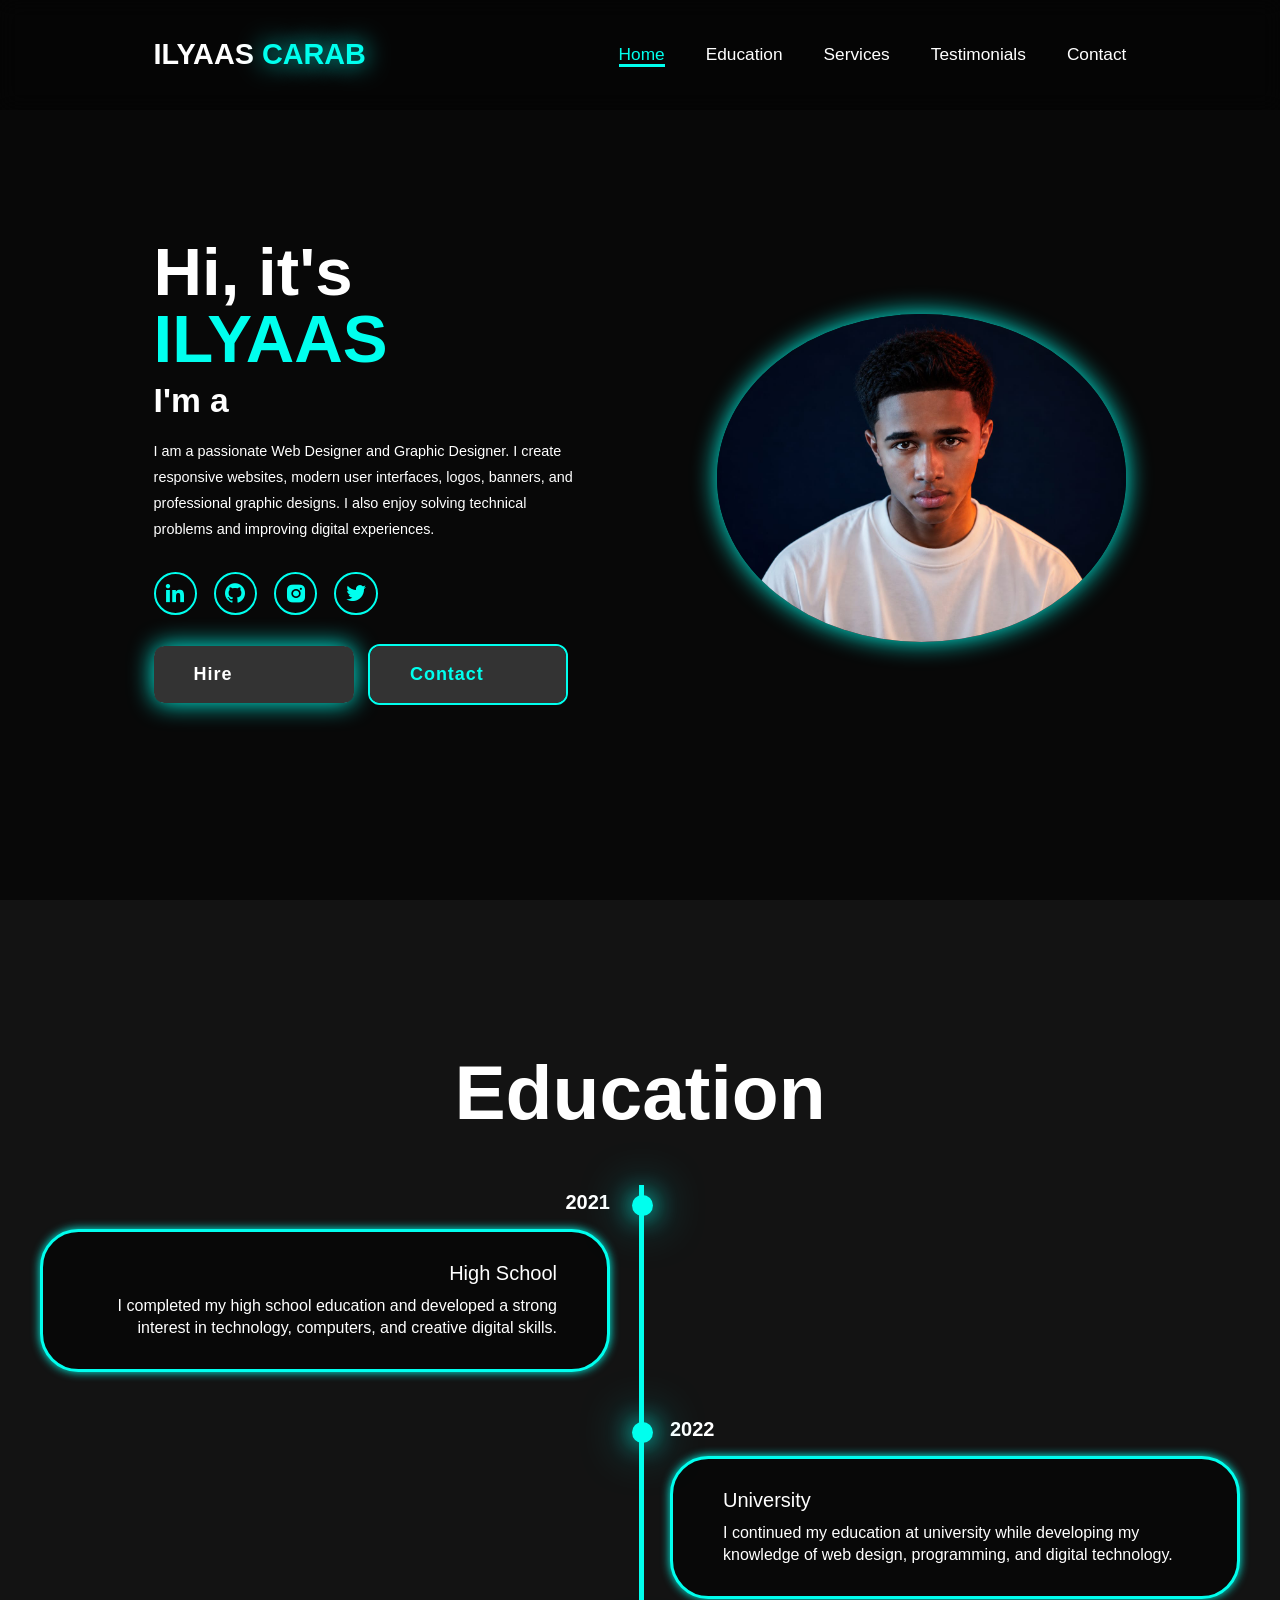
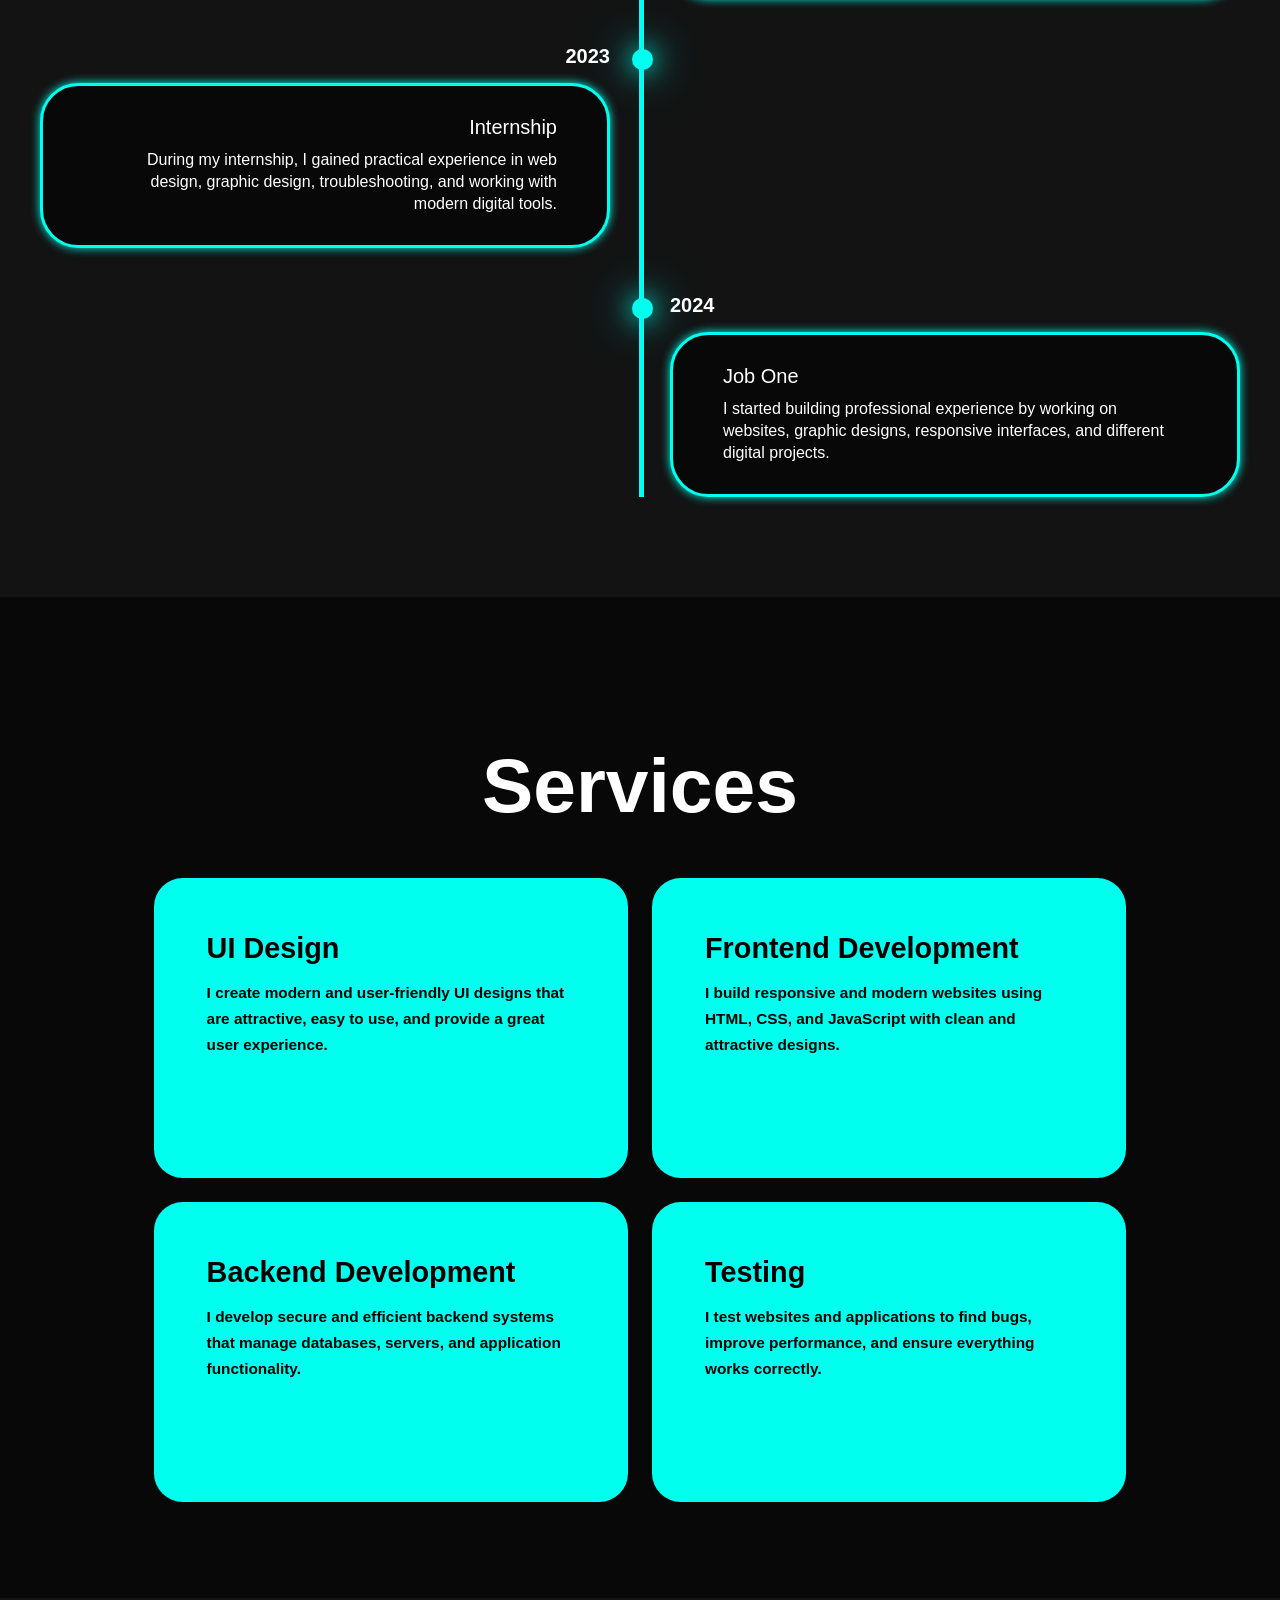
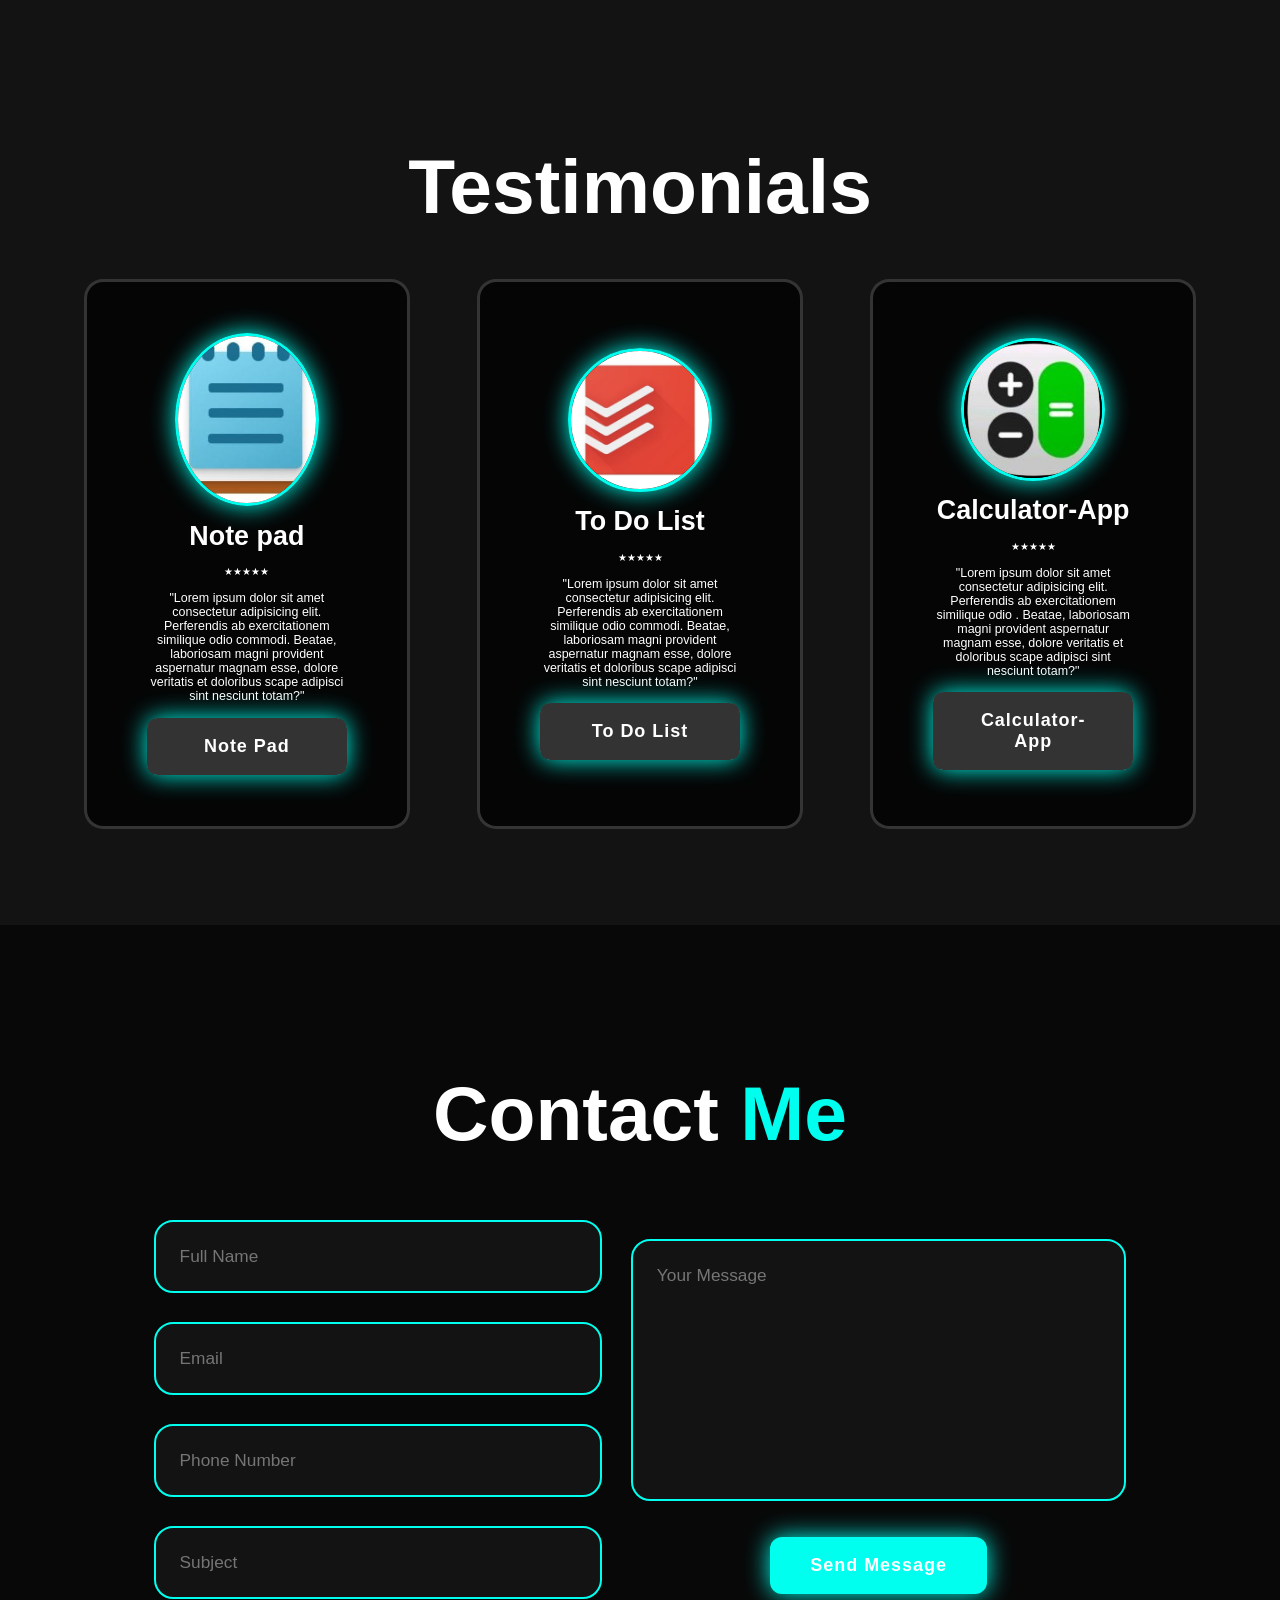
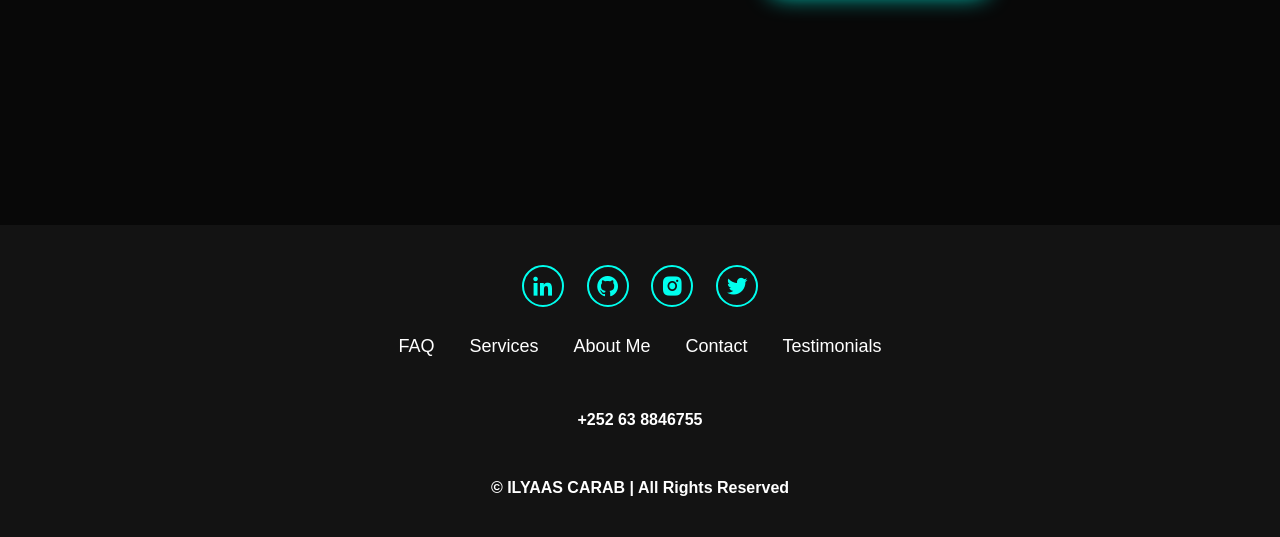
<file: index.html>
<!DOCTYPE html>
<html lang="en">
<head>
    <meta charset="UTF-8">
    <meta name="viewport" content="width=device-width, initial-scale=1.0">
    <title>Responsive Portfolio Website</title>
    <link rel="stylesheet" href="style.css">
    <link rel="stylesheet" href="inde.html">
    <link rel="stylesheet" href="styl.css">
    <link rel="stylesheet" href="script.js">
    <link rel="stylesheet" href="">
    <link href="https://unpkg.com/boxicons@2.1.4/css/boxicons.min.css" rel="stylesheet">
</head>

<body>

    <header class="header">
        <a href="#home" class="logo">ILYAAS
            <span>CARAB</span>
        </a>

        <i class="bx bx-menu"  id="menu-icon"></i>

        <nav class="navbar">
            <a href="#home" class="active">Home</a>
            <a href="#education">Education</a>
            <a href="#services">Services</a>
            <a href="#testimonials">Testimonials</a>
            <a href="#contact">Contact</a>
        </nav>
    </header>

    <section class="home" id="home">
        <div class="home-content">

            <h1>Hi, it's <span>ILYAAS</span></h1>

            <h3 class="text-animation">I'm a <span></span></h3>

            <p>
                I am a passionate Web Designer and Graphic Designer.
                I create responsive websites, modern user interfaces,
                logos, banners, and professional graphic designs.
                I also enjoy solving technical problems and improving
                digital experiences.
            </p>

            <div class="social-icons">
                <a href="https://www.linkedin.com/" target="_blank">
                    <i class="bx bxl-linkedin"></i>
                </a>

                <a href="https://github.com/" target="_blank">
                    <i class="bx bxl-github"></i>
                </a>

                <a href="https://www.instagram.com/" target="_blank">
                    <i class="bx bxl-instagram-alt"></i>
                </a>

                <a href="https://x.com/" target="_blank">
                    <i class="bx bxl-twitter"></i>
                </a>
            </div>

            <div class="btn-group">
                <a href="#" class="btn">Hire</a>
                <a href="#contact" class="btn">Contact</a>
            </div>

        </div>

        <div class="home-img">
            <img src="img3.jpeg" alt="Sawirka ILYAAS">
        </div>

    </section>

    <section class="education" id="education">

        <h2 class="heading">Education</h2>

        <div class="timeline-items">

            <div class="timeline-item">
                <div class="timeline-dot"></div>

                <div class="timeline-date">2021</div>

                <div class="timeline-content">
                    <h3>High School</h3>
                    <p>
                        I completed my high school education and developed
                        a strong interest in technology, computers, and
                        creative digital skills.
                    </p>
                </div>
            </div>

            <div class="timeline-item">
                <div class="timeline-dot"></div>

                <div class="timeline-date">2022</div>

                <div class="timeline-content">
                    <h3>University</h3>
                    <p>
                        I continued my education at university while
                        developing my knowledge of web design, programming,
                        and digital technology.
                    </p>
                </div>
            </div>

            <div class="timeline-item">
                <div class="timeline-dot"></div>

                <div class="timeline-date">2023</div>

                <div class="timeline-content">
                    <h3>Internship</h3>
                    <p>
                        During my internship, I gained practical experience
                        in web design, graphic design, troubleshooting,
                        and working with modern digital tools.
                    </p>
                </div>
            </div>

            <div class="timeline-item">
                <div class="timeline-dot"></div>

                <div class="timeline-date">2024</div>

                <div class="timeline-content">
                    <h3>Job One</h3>
                    <p>
                        I started building professional experience by
                        working on websites, graphic designs, responsive
                        interfaces, and different digital projects.
                    </p>
                </div>
            </div>

        </div>

    </section>

    <section class="services" id="services">
        <h2 class="heading">Services</h2>

        <div class="services-container">

            <div class="services-box">
                <div class="services-info">
                    <h4>UI Design</h4>
                    <p>
                        I create modern and user-friendly UI designs that are
                        attractive, easy to use, and provide a great user experience.
                    </p>
                </div>
            </div>

            <div class="services-box">
                <div class="services-info">
                    <h4>Frontend Development</h4>
                    <p>
                        I build responsive and modern websites using HTML, CSS,
                        and JavaScript with clean and attractive designs.
                    </p>
                </div>
            </div>

            <div class="services-box">
                <div class="services-info">
                    <h4>Backend Development</h4>
                    <p>
                        I develop secure and efficient backend systems that manage
                        databases, servers, and application functionality.
                    </p>
                </div>
            </div>

            <div class="services-box">
                <div class="services-info">
                    <h4>Testing</h4>
                    <p>
                        I test websites and applications to find bugs, improve
                        performance, and ensure everything works correctly.
                    </p>
                </div>
            </div>

        </div>
    </section>

    <section class="testimonials" id="testimonials">
        <div class="testimonials-box">
            <h2 class="heading">Testimonials</h2>

            <div class="wrapper">

                <div class="testimonial-item">
                    <img src="ttt.jpeg" alt="Mashruuca Note Pad">
                    <h2>Note pad</h2>
                    <div class="stars">★★★★★</div>
                    <p>"Lorem ipsum dolor sit amet consectetur adipisicing elit.
                         Perferendis ab exercitationem similique odio commodi.
                        Beatae, laboriosam magni provident aspernatur magnam esse, 
                        dolore veritatis et doloribus scape adipisci sint nesciunt totam?"</p>
                    <a href="n.html" class="btn">Note Pad</a>
                </div>

                <div class="testimonial-item">
                    <img src="n.jpeg" alt="Mashruuca To Do List">
                    <h2>To Do List</h2>
                    <div class="stars">★★★★★</div>
                    <p>"Lorem ipsum dolor sit amet consectetur adipisicing elit.
                         Perferendis ab exercitationem similique
                         odio commodi. Beatae, laboriosam magni provident aspernatur magnam esse,
                         dolore veritatis et doloribus scape adipisci sint nesciunt totam?"</p>
                    <a href="todo.html" target="_blank" class="btn">To Do List</a>
                </div>

                <div class="testimonial-item">
                    <img src="pppp.jpeg" alt="Mashruuca Calculator-App">
                    <h2>Calculator-App</h2>
                    <div class="stars">★★★★★</div>
                    <p>"Lorem ipsum dolor sit amet consectetur adipisicing elit. 
                        Perferendis ab exercitationem similique odio 
                        . Beatae, laboriosam magni provident aspernatur magnam esse,
                        dolore veritatis et doloribus scape adipisci sint nesciunt totam?"</p>
                    <a href="dox.html" target="_blank" class="btn">Calculator-App</a>
                </div>

            </div>
        </div>
    </section>

    <section class="contact" id="contact">
        <h2 class="heading">Contact <span>Me</span></h2>

        <form action="">
            <div class="input-group">
                <div class="input-box">
                    <input type="text"
                        placeholder="Full Name">
                    <input type="email"
                        placeholder="Email">
                </div>

                <div class="input-box">
                    <input type="tel"
                        placeholder="Phone Number">
                    <input type="text"
                        placeholder="Subject">
                </div>
            </div>

            <div class="input-group-2">
                <textarea name="" id="" cols="30"
                    rows="10" placeholder="Your Message"></textarea>
                    <input type="submit" value="Send Message" class="btn">
            </div>
        </form>
    </section>

    <footer class="footer">
        <div class="social">
            <a href="#"><i class='bx bxl-linkedin'></i></a>
            <a href="#"><i class='bx bxl-github'></i></a>
            <a href="#"><i class='bx bxl-instagram-alt'></i></a>
            <a href="#"><i class='bx bxl-twitter'></i></a>
        </div>
        <ul class="list">
            <li>
                <a href="#">FAQ</a>
            </li>
        
            <li>
                <a href="#">Services</a>
            </li>
        
            <li>
                <a href="#">About Me</a>
            </li>
        
            <li>
                <a href="#">Contact</a>
            </li>

            <li>
                <a href="#">Testimonials</a>
            </li>
                
        </ul>
        <p class="copyright">
           <b>+252 63 8846755</b> 
        </p>
        <p class="copyright">
          <b> © ILYAAS CARAB | All Rights Reserved</b> 
        </p>
    </footer>

    <script src="script.js"></script>
</body>
</html>
</file>
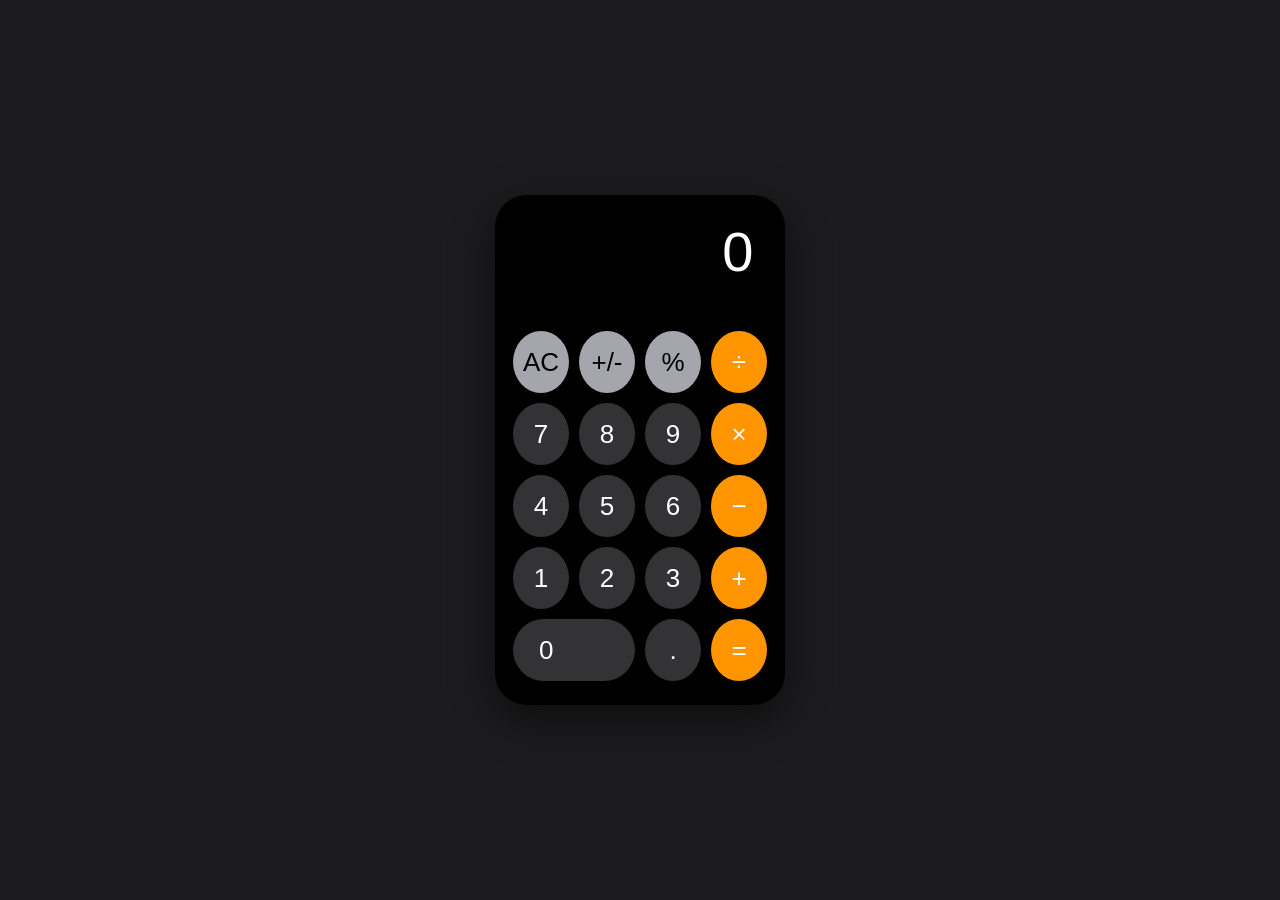
<file: dox.html>
<!DOCTYPE html>
<html lang="en">
<head>
<meta charset="UTF-8">
<title>Calculator</title>
<style>
  * { box-sizing: border-box; margin: 0; padding: 0; }
  html, body {
    background: #1c1c1e;
    font-family: -apple-system, BlinkMacSystemFont, "Segoe UI", Roboto, sans-serif;
    color: #fff;
    min-height: 100vh;
    display: flex;
    align-items: center;
    justify-content: center;
  }
  .calc {
    background: #000;
    width: 290px;
    padding: 14px;
    border-radius: 32px;
    box-shadow: 0 14px 40px rgba(0,0,0,0.55);
  }
  .display {
    padding: 14px 18px 8px;
    text-align: right;
    min-height: 110px;
    display: flex;
    flex-direction: column;
    justify-content: flex-end;
    overflow: hidden;
  }
  .main {
    font-size: 56px;
    font-weight: 300;
    line-height: 1.05;
    letter-spacing: -0.5px;
    white-space: nowrap;
    overflow: hidden;
    text-overflow: ellipsis;
  }
  .preview {
    font-size: 22px;
    font-weight: 300;
    color: #8e8e93;
    min-height: 28px;
    margin-bottom: 4px;
    white-space: nowrap;
    overflow: hidden;
    text-overflow: ellipsis;
  }
  .keys {
    display: grid;
    grid-template-columns: repeat(4, 1fr);
    gap: 10px;
    padding: 10px 4px;
  }
  button {
    border: none;
    height: 62px;
    font-size: 26px;
    font-weight: 400;
    color: #fff;
    background: #333335;
    border-radius: 50%;
    cursor: pointer;
    outline: none;
    transition: filter 80ms ease, transform 60ms ease;
    user-select: none;
  }
  button.gray   { background: #a5a5ad; color: #000; }
  button.orange { background: #ff9500; color: #fff; }
  button.wide {
    grid-column: span 2;
    border-radius: 34px;
    text-align: left;
    padding-left: 26px;
  }
  button:hover  { filter: brightness(1.15); }
  button:active { filter: brightness(1.35); transform: scale(0.97); }
</style>
</head>
<body>
<div class="calc">
  <div class="display">
    <div class="main" id="main">0</div>
    <div class="preview" id="preview"></div>
  </div>
  <div class="keys">
    <button class="gray"   data-key="AC">AC</button>
    <button class="gray"   data-key="+/-">+/-</button>
    <button class="gray"   data-key="%">%</button>
    <button class="orange" data-key="÷">÷</button>

    <button data-key="7">7</button>
    <button data-key="8">8</button>
    <button data-key="9">9</button>
    <button class="orange" data-key="×">×</button>

    <button data-key="4">4</button>
    <button data-key="5">5</button>
    <button data-key="6">6</button>
    <button class="orange" data-key="−">−</button>

    <button data-key="1">1</button>
    <button data-key="2">2</button>
    <button data-key="3">3</button>
    <button class="orange" data-key="+">+</button>

    <button class="wide"  data-key="0">0</button>
    <button             data-key=".">.</button>
    <button class="orange" data-key="=">=</button>
  </div>
</div>

<script>
  const mainEl    = document.getElementById('main');
  const previewEl = document.getElementById('preview');

  let expr = '';
  let justEvaluated = false;

  /* ---------- safe expression evaluator (no eval) ---------- */
  function safeEvaluate(exprStr) {
    if (!exprStr || exprStr.trim() === '') return null;
    const clean = exprStr.replace(/×/g, '*').replace(/÷/g, '/').replace(/−/g, '-');

    const tokens = [];
    let i = 0;
    while (i < clean.length) {
      const c = clean[i];
      if (c === ' ') { i++; continue; }
      if (/[0-9.]/.test(c)) {
        let num = '';
        while (i < clean.length && /[0-9.]/.test(clean[i])) { num += clean[i]; i++; }
        if (num.split('.').length > 2) return null;
        tokens.push({ type: 'num', value: parseFloat(num) });
      } else if ('+-*/%'.includes(c)) {
        tokens.push({ type: 'op', value: c });
        i++;
      } else {
        return null;
      }
    }
    if (tokens.length === 0) return null;

    if (tokens[tokens.length - 1].type === 'op') return null;

    for (let j = 0; j < tokens.length; j++) {
      if (tokens[j].type === 'op' && tokens[j].value === '%') {
        const rightTok = j - 1 >= 0 ? tokens[j - 1] : null;
        if (!rightTok || rightTok.type !== 'num') return null;

        let baseValue = 0;
        if (j >= 2 && tokens[j - 2].type === 'op' &&
            (tokens[j - 2].value === '+' || tokens[j - 2].value === '-') &&
            j - 3 >= 0 && tokens[j - 3].type === 'num') {
          baseValue = tokens[j - 3].value;
          const px = baseValue * rightTok.value / 100;
          tokens[j - 1] = { type: 'num', value: px };
        } else {
          tokens[j - 1] = { type: 'num', value: rightTok.value / 100 };
        }
        tokens.splice(j, 1);
        j--;
      }
    }

    for (let j = 0; j < tokens.length; j++) {
      if (tokens[j].type === 'op' && (tokens[j].value === '*' || tokens[j].value === '/')) {
        if (j === 0 || !tokens[j + 1] || tokens[j + 1].type !== 'num') return null;
        const a = tokens[j - 1].value;
        const b = tokens[j + 1].value;
        let r;
        if (tokens[j].value === '*') r = a * b;
        else {
          if (b === 0) return null;
          r = a / b;
        }
        tokens.splice(j - 1, 3, { type: 'num', value: r });
        j--;
      }
    }

    let result = tokens[0].value;
    for (let j = 1; j < tokens.length; j += 2) {
      const op = tokens[j].value;
      const rightVal = tokens[j + 1].value;
      if (op === '+') result = result + rightVal;
      else              result = result - rightVal;
    }

    if (!isFinite(result)) return null;
    return result;
  }

  function formatNumber(n) {
    if (!isFinite(n)) return '';
    const rounded = Math.round(n * 1e10) / 1e10;
    let s = rounded.toString();
    if (s.length > 12) s = rounded.toPrecision(10);
    return s.replace(/\.?0+$/, '') || '0';
  }

  function render() {
    mainEl.textContent = expr === '' ? '0' : expr;
    const p = safeEvaluate(expr);
    previewEl.textContent = (p === null) ? '' : formatNumber(p);
  }

  function lastNumber() {
    const m = expr.match(/(-?\d+\.?\d*)$/);
    return m ? { full: m[0], abs: Math.abs(parseFloat(m[0])), sign: m[0].startsWith('-') } : null;
  }

  function press(key) {
    if (key === 'AC') {
      expr = '';
      justEvaluated = false;
    } else if (key === '+/-') {
      const m = expr.match(/(\d+\.?\d*)$/);
      if (m) {
        const numStr = m[1];
        const idx = expr.lastIndexOf(numStr);
        const num = parseFloat(numStr);
        const toggled = (num === 0) ? numStr : (numStr.startsWith('-') ? numStr.slice(1) : '-' + numStr);
        expr = expr.slice(0, idx) + toggled;
      }
    } else if (key === '%') {
      expr += '%';
      justEvaluated = false;
    } else if (/[0-9]/.test(key)) {
      if (justEvaluated) { expr = key; justEvaluated = false; }
      else expr += key;
    } else if (key === '.') {
      const ln = lastNumber();
      if (ln && ln.full.includes('.')) return;
      if (!ln) expr += '0.';
      else expr += '.';
      justEvaluated = false;
    } else if ('+-×÷−'.includes(key)) {
      if (expr === '' && key === '-') expr = '-';
      else if (expr === '-') return;
      else if (expr !== '' && '+-×÷−'.includes(expr[expr.length - 1])) {
        expr = expr.slice(0, -1) + key;
      } else {
        expr += key;
      }
      justEvaluated = false;
    } else if (key === '=') {
      const v = safeEvaluate(expr);
      if (v !== null) {
        expr = formatNumber(v);
        previewEl.textContent = '';
        justEvaluated = true;
      }
    }
    render();
  }

  document.querySelectorAll('button').forEach(b => {
    b.addEventListener('click', () => press(b.dataset.key));
  });

  document.addEventListener('keydown', e => {
    if (/^[0-9]$/.test(e.key)) press(e.key);
    else if (e.key === '.') press('.');
    else if (e.key === '+') press('+');
    else if (e.key === '-') press('-');
    else if (e.key === '*') press('×');
    else if (e.key === '/') { e.preventDefault(); press('÷'); }
    else if (e.key === '%') press('%');
    else if (e.key === 'Enter' || e.key === '=') { e.preventDefault(); press('='); }
    else if (e.key === 'Escape' || e.key === 'c' || e.key === 'C') press('AC');
    else if (e.key === 'Backspace') { expr = expr.slice(0, -1); render(); }
  });

  render();
</script>
</body>
</html>
</file>
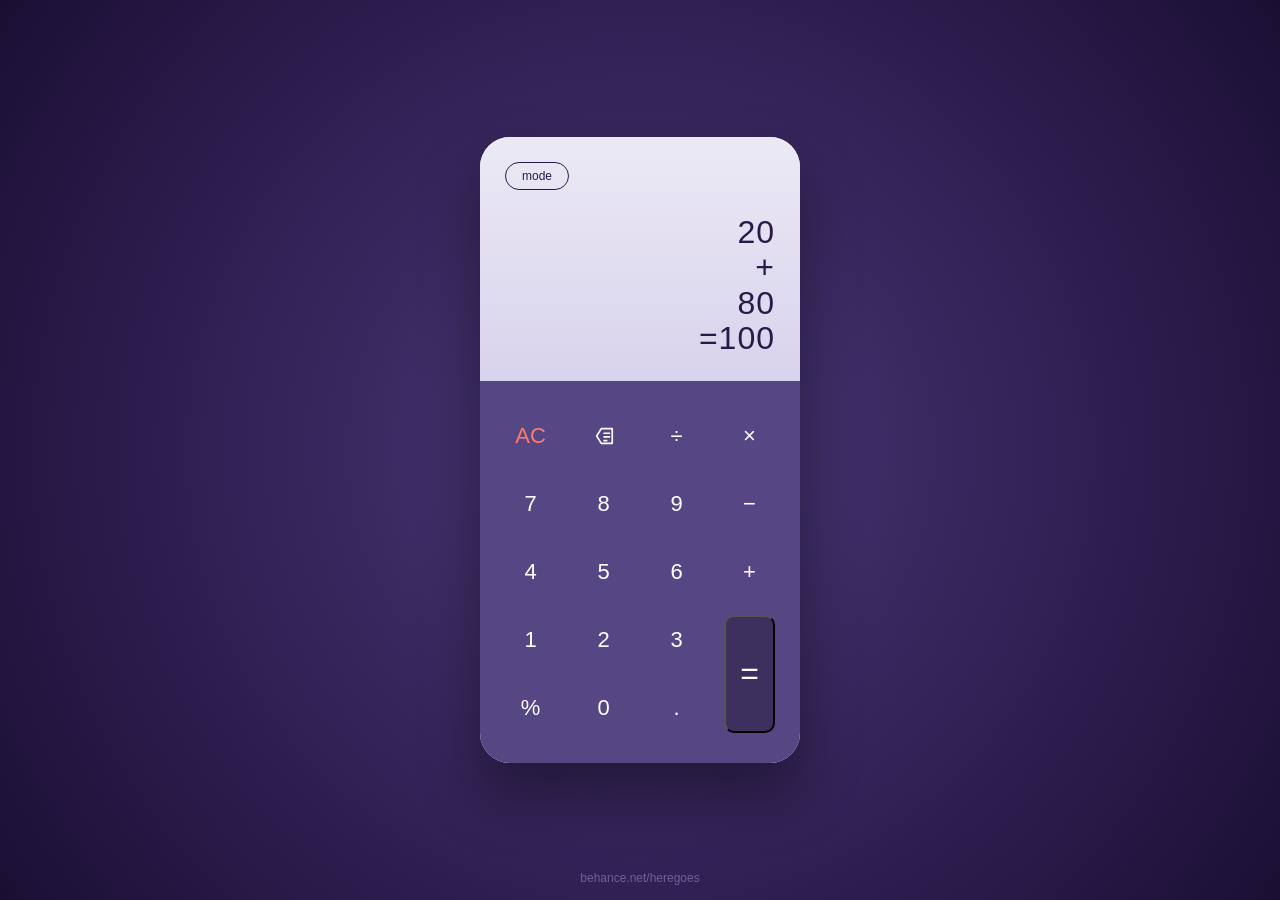
<file: hhh.html>
<!DOCTYPE html>
<html lang="so">
<head>
<meta charset="UTF-8" />
<meta name="viewport" content="width=device-width, initial-scale=1.0" />
<title>Calculator UI</title>
<style>
  * { box-sizing: border-box; margin: 0; padding: 0; }

  body {
    min-height: 100vh;
    display: flex;
    align-items: center;
    justify-content: center;
    background: radial-gradient(circle at center, #4a3878 0%, #2a1a4a 70%, #1a0f33 100%);
    font-family: 'Helvetica Neue', 'Segoe UI', Arial, sans-serif;
    padding: 20px;
  }

  .calculator {
    width: 320px;
    background: #fff;
    border-radius: 30px;
    overflow: hidden;
    box-shadow: 0 30px 60px rgba(0,0,0,0.4);
    display: flex;
    flex-direction: column;
    min-height: 580px;
  }

  .display {
    position: relative;
    padding: 25px;
    flex: 1;
    background: linear-gradient(180deg, #ece9f5 0%, #d8d3ec 100%);
    overflow: hidden;
  }

  .mode-btn {
    display: inline-block;
    padding: 6px 16px;
    border: 1px solid #2a1a4a;
    border-radius: 20px;
    color: #2a1a4a;
    font-size: 12px;
    font-weight: 400;
    cursor: pointer;
    background: transparent;
    transition: all 0.2s;
  }
  .mode-btn:hover { background: #2a1a4a; color: #fff; }

  .calculation {
    margin-top: 25px;
    text-align: right;
    font-size: 32px;
    font-weight: 200;
    color: #2a1a4a;
    line-height: 1.1;
    letter-spacing: 1px;
    word-break: break-all;
    min-height: 130px;
  }

  .wave {
    position: absolute;
    bottom: -2px;
    left: 0;
    width: 100%;
    height: 80px;
    z-index: 1;
  }

  .keypad {
    position: relative;
    background: #554784;
    padding: 30px 25px;
    display: grid;
    grid-template-columns: repeat(4, 1fr);
    grid-template-rows: repeat(5, 1fr);
    gap: 18px 22px;
    z-index: 2;
    min-height: 380px;
  }

  .btn {
    background: transparent;
    border: none;
    color: #fff;
    font-size: 22px;
    font-weight: 300;
    cursor: pointer;
    border-radius: 8px;
    transition: background 0.15s, transform 0.05s;
    user-select: none;
    display: flex;
    align-items: center;
    justify-content: center;
    height: 50px;
  }
  .btn:hover { background: rgba(255,255,255,0.1); }
  .btn:active { transform: scale(0.96); background: rgba(255,255,255,0.18); }

  .btn.ac { color: #ff7a6b; }
  .btn.backspace svg { width: 22px; height: 22px; stroke: #fff; }

  .equals {
    grid-row: span 2;
    grid-column: 4;
    background: #3d2f5e !important;
    color: #fff;
    font-size: 32px;
    font-weight: 300;
    border-radius: 10px;
    height: auto;
    align-self: stretch;
  }
  .equals:hover { background: #4a3a72 !important; }

  .credit {
    position: fixed;
    bottom: 15px;
    left: 50%;
    transform: translateX(-50%);
    color: #8a7cb5;
    font-size: 12px;
    opacity: 0.7;
  }
</style>
</head>
<body>
  <div class="calculator">
    <div class="display">
      <button class="mode-btn">mode</button>
      <div class="calculation" id="calc">20<br>+<br>80<br>=100</div>
    </div>

    <div class="keypad">
      <button class="btn ac" data-action="clear">AC</button>
      <button class="btn backspace" data-action="back">
        <svg viewBox="0 0 24 24" fill="none" stroke-width="1.8" stroke-linecap="round" stroke-linejoin="round">
          <polygon points="9 4 4 12 9 20 21 20 21 4 9 4"></polygon>
          <line x1="12" y1="9" x2="18" y2="9"></line>
          <line x1="12" y1="13" x2="18" y2="13"></line>
          <line x1="12" y1="17" x2="15" y2="17"></line>
        </svg>
      </button>
      <button class="btn" data-action="op" data-op="÷">÷</button>
      <button class="btn" data-action="op" data-op="×">×</button>

      <button class="btn" data-num="7">7</button>
      <button class="btn" data-num="8">8</button>
      <button class="btn" data-num="9">9</button>
      <button class="btn" data-action="op" data-op="−">−</button>

      <button class="btn" data-num="4">4</button>
      <button class="btn" data-num="5">5</button>
      <button class="btn" data-num="6">6</button>
      <button class="btn" data-action="op" data-op="+">+</button>

      <button class="btn" data-num="1">1</button>
      <button class="btn" data-num="2">2</button>
      <button class="btn" data-num="3">3</button>
      <button class="equals" data-action="equals">=</button>

      <button class="btn" data-action="percent">%</button>
      <button class="btn" data-num="0">0</button>
      <button class="btn" data-num=".">.</button>
    </div>
  </div>
  <div class="credit">behance.net/heregoes</div>

<script>
  const display = document.getElementById('calc');
  let current = '';
  let operator = null;
  let previous = null;
  let justEvaluated = false;
  let expression = '';

  function updateDisplay() {
    display.innerHTML = expression.replace(/\n/g, '<br>');
    display.scrollTop = display.scrollHeight;
  }

  function compute(a, op, b) {
    a = parseFloat(a); b = parseFloat(b);
    if (isNaN(a) || isNaN(b)) return '';
    switch(op) {
      case '+': return (a + b).toString();
      case '−': return (a - b).toString();
      case '×': return (a * b).toString();
      case '÷': return b === 0 ? 'Error' : (a / b).toString();
      default: return '';
    }
  }

  document.querySelectorAll('.btn, .equals').forEach(btn => {
    btn.addEventListener('click', () => {
      const action = btn.dataset.action;

      if (action === 'clear') {
        current = ''; operator = null; previous = null;
        expression = ''; justEvaluated = false;
        updateDisplay();
        return;
      }

      if (action === 'back') {
        if (justEvaluated) { expression = ''; justEvaluated = false; }
        const lines = expression.split('\n');
        const last = lines.pop();
        lines.push(last.slice(0, -1));
        expression = lines.join('\n');
        current = current.slice(0, -1);
        updateDisplay();
        return;
      }

      if (action === 'percent') {
        if (current) {
          current = (parseFloat(current) / 100).toString();
          expression = expression.replace(/(\d+\.?\d*)$/, current);
          updateDisplay();
        }
        return;
      }

      if (btn.dataset.num !== undefined) {
        const num = btn.dataset.num;
        if (justEvaluated) { expression = ''; justEvaluated = false; current = ''; }
        if (current === '0' && num !== '.') current = num;
        else current += num;
        expression = (expression.match(/\n?$/)[0] === '' && /\d$/.test(expression))
          ? expression + num
          : expression + num;
        if (/[+\-×÷]$/.test(expression) && !/[+\-×÷]$/.test(expression.slice(0, -1))) {
          // ok
        }
        rebuildExpression();
        return;
      }

      if (action === 'op') {
        const op = btn.dataset.op;
        if (justEvaluated) { justEvaluated = false; }
        if (current === '' && expression === '') return;
        if (operator && /\n$/.test(expression)) {
          expression = expression.slice(0, -1) + op;
          operator = op;
          updateDisplay();
          return;
        }
        if (operator && current) {
          const result = compute(previous, operator, current);
          expression = result + '\n' + op;
          previous = result; current = '';
          operator = op;
          updateDisplay();
          return;
        }
        previous = current;
        operator = op;
        expression += '\n' + op;
        current = '';
        updateDisplay();
        return;
      }

      if (action === 'equals') {
        if (operator && previous !== null && current) {
          const result = compute(previous, operator, current);
          expression += '\n=' + result;
          previous = result; current = '';
          operator = null;
          justEvaluated = true;
          updateDisplay();
        }
        return;
      }
    });
  });

  function rebuildExpression() {
    const lines = expression.split('\n');
    let last = lines[lines.length - 1] || '';
    if (lines.length === 1) {
      expression = current;
    } else {
      lines[lines.length - 1] = current;
      expression = lines.join('\n');
    }
    updateDisplay();
  }

  document.querySelector('.mode-btn').addEventListener('click', () => {
    document.body.classList.toggle('light');
    document.querySelector('.mode-btn').textContent =
      document.body.classList.contains('light') ? 'mode' : 'mode';
  });
</script>
</body>
</html>
</file>
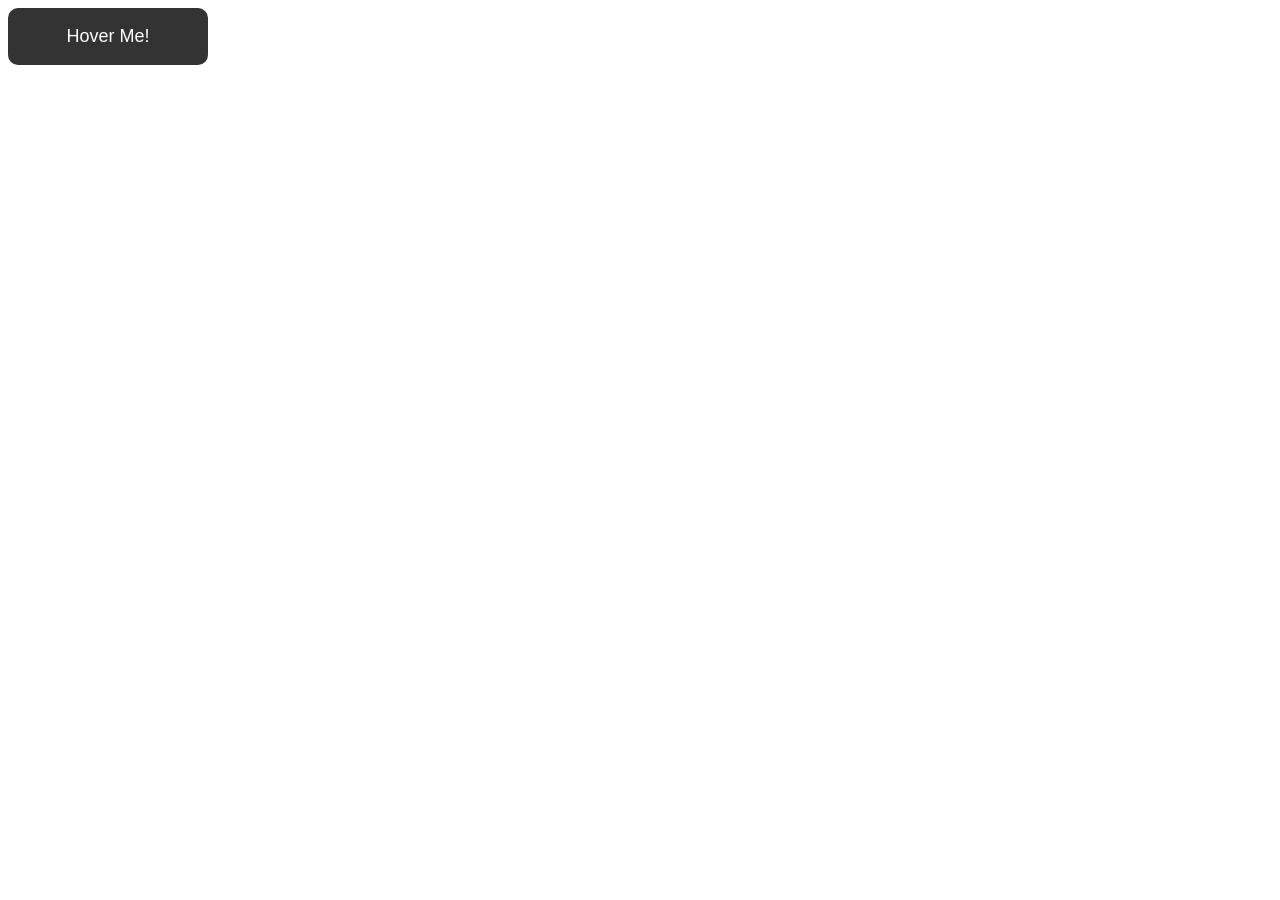
<file: inde.html>
<!DOCTYPE html>
<html lang="en">
<head>
    <meta charset="UTF-8">
    <meta name="viewport" content="width=device-width, initial-scale=1.0">
    <link rel="stylesheet" href="styl.css">
    <title>Document</title>
</head>
<body>
    <button class="btn">Hover Me!</button>
    
</body>
</html>
</file>
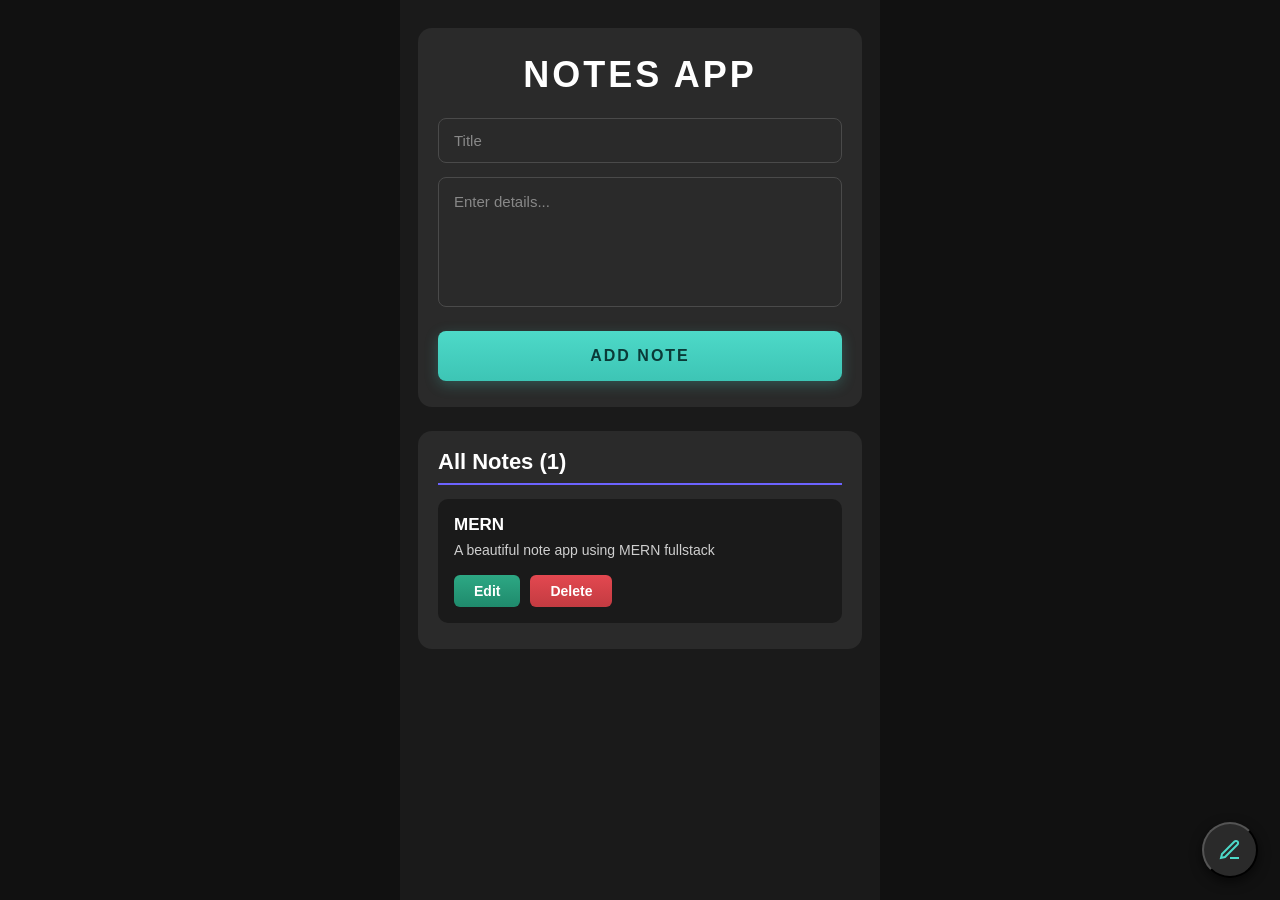
<file: n.html>
<!DOCTYPE html>
<html lang="so">
<head>
<meta charset="UTF-8">
<meta name="viewport" content="width=device-width, initial-scale=1.0, maximum-scale=1.0, user-scalable=no">
<title>Notes App</title>
<style>
  * { box-sizing: border-box; margin: 0; padding: 0; -webkit-tap-highlight-color: transparent; }
  html, body {
    width: 100%; height: 100%; overflow: hidden;
    background: #111;
    font-family: -apple-system, BlinkMacSystemFont, "Segoe UI", Roboto, Helvetica, Arial, sans-serif;
    color: #fff;
  }
  .app {
    position: relative;
    width: 100%; height: 100%;
    max-width: 480px;
    margin: 0 auto;
    background: #1a1a1a;
    overflow-y: auto;
    padding: 28px 18px 90px;
  }

  .form-card {
    background: #2a2a2a;
    border-radius: 14px;
    padding: 26px 20px;
    margin-bottom: 24px;
  }
  .app-title {
    font-size: 36px;
    font-weight: 800;
    letter-spacing: 3px;
    color: #fff;
    margin-bottom: 22px;
    text-align: center;
  }
  .form-group { margin-bottom: 14px; }
  .form-input {
    width: 100%;
    background: transparent;
    border: 1px solid #4a4a4a;
    border-radius: 8px;
    padding: 13px 15px;
    font-size: 15px;
    color: #fff;
    outline: none;
    font-family: inherit;
  }
  .form-input:focus { border-color: #4dd9c8; }
  .form-input::placeholder { color: #888; }
  textarea.form-input { height: 130px; resize: none; font-family: inherit; line-height: 1.5; }
 
  .add-note-btn {
    width: 100%;
    background: linear-gradient(180deg, #4dd9c8, #3dc5b5);
    color: #0a3a37;
    border: none;
    border-radius: 8px;
    padding: 16px;
    font-size: 16px;
    font-weight: 800;
    letter-spacing: 2px;
    cursor: pointer;
    margin-top: 6px;
    box-shadow: 0 4px 14px rgba(77, 217, 200, 0.25);
  }
  .add-note-btn:active { transform: scale(0.98); box-shadow: 0 2px 8px rgba(77, 217, 200, 0.15); }

  .list-section {
    background: #2a2a2a;
    border-radius: 14px;
    padding: 18px 20px 14px;
  }
  .list-title { font-size: 22px; font-weight: 800; color: #fff; margin-bottom: 8px; }
  .divider { height: 2px; background: #6c63ff; margin-bottom: 14px; }
  .note-card {
    background: #1a1a1a;
    border-radius: 10px;
    padding: 16px;
    margin-bottom: 12px;
  }
  .note-title { font-size: 17px; font-weight: 700; color: #fff; margin-bottom: 6px; }
  .note-desc { font-size: 14px; color: #cfcfcf; margin-bottom: 14px; line-height: 1.4; white-space: pre-wrap; word-wrap: break-word; }
  .note-actions { display: flex; gap: 10px; }
  .edit-btn {
    background: linear-gradient(180deg, #2da884, #1f8a6c);
    color: #fff;
    border: none;
    border-radius: 6px;
    padding: 8px 20px;
    font-size: 14px;
    font-weight: 600;
    cursor: pointer;
  }
  .delete-btn {
    background: linear-gradient(180deg, #e34850, #c33b41);
    color: #fff;
    border: none;
    border-radius: 6px;
    padding: 8px 20px;
    font-size: 14px;
    font-weight: 600;
    cursor: pointer;
  }
  .btn:active { transform: scale(0.96); }

  .editor-overlay {
    position: fixed; top: 0; left: 0; right: 0; bottom: 0;
    background: rgba(0,0,0,0.7);
    display: none;
    align-items: flex-start;
    justify-content: center;
    z-index: 100;
    padding: 32px 18px;
    overflow-y: auto;
  }
  .editor-overlay.show { display: flex; }
  .editor-card {
    background: #2a2a2a;
    border-radius: 14px;
    padding: 24px 20px;
    width: 100%;
    max-width: 440px;
  }
  .editor-heading { font-size: 19px; font-weight: 700; margin-bottom: 16px; color: #fff; }
  .editor-actions { display: flex; gap: 10px; margin-top: 14px; }
  .save-btn {
    flex: 1;
    background: linear-gradient(180deg, #4dd9c8, #3dc5b5);
    color: #0a3a37;
    border: none;
    border-radius: 8px;
    padding: 14px;
    font-size: 15px;
    font-weight: 800;
    letter-spacing: 2px;
    cursor: pointer;
  }
  .cancel-btn {
    flex: 1;
    background: #444;
    color: #fff;
    border: none;
    border-radius: 8px;
    padding: 14px;
    font-size: 15px;
    font-weight: 700;
    letter-spacing: 2px;
    cursor: pointer;
  }
  .fab {
    position: fixed;
    bottom: 22px;
    right: 22px;
    width: 56px;
    height: 56px;
    border-radius: 50%;
    background: #2a2a2a;
    display: flex;
    align-items: center;
    justify-content: center;
    box-shadow: 0 4px 12px rgba(0,0,0,0.6);
    cursor: pointer;
    z-index: 90;
  }
  .fab svg { width: 24px; height: 24px; stroke: #4dd9c8; fill: none; stroke-width: 2; }
  .empty { padding: 26px; text-align: center; color: #888; font-size: 14px; }
</style>
</head>
<body>
<div class="app" id="app">
 
  <div class="form-card">
    <div class="app-title">NOTES APP</div>
    <div class="form-group">
      <input type="text" id="titleInput" class="form-input" placeholder="Title" maxlength="80">
    </div>
    <div class="form-group">
      <textarea id="detailsInput" class="form-input" placeholder="Enter details..." maxlength="500"></textarea>
    </div>
    <button class="add-note-btn" id="addNoteBtn">ADD NOTE</button>
  </div>

  <div class="list-section">
    <div class="list-title" id="listTitle">All Notes (0)</div>
    <div class="divider"></div>
    <div id="noteList"></div>
  </div>
</div>


<button class="fab" id="fab" title="New note">
  <svg viewBox="0 0 24 24"><path d="M12 20h9"/><path d="M16.5 3.5a2.121 2.121 0 0 1 3 3L7 19l-4 1 1-4 12.5-12.5z"/></svg>
</button>


<div class="editor-overlay" id="editorOverlay">
  <div class="editor-card">
    <div class="editor-heading" id="editorHeading">Edit Note</div>
    <div class="form-group">
      <label style="font-size:13px;color:#888;display:block;margin-bottom:6px;">Title</label>
      <input type="text" id="editTitle" class="form-input" maxlength="80">
    </div>
    <div class="form-group">
      <label style="font-size:13px;color:#888;display:block;margin-bottom:6px;">Details</label>
      <textarea id="editDetails" class="form-input"></textarea>
    </div>
    <div class="editor-actions">
      <button class="save-btn" id="saveEditBtn">SAVE</button>
      <button class="cancel-btn" id="cancelEditBtn">CANCEL</button>
    </div>
  </div>
</div>

<script>
 
  let notes = [{ id: 1, title: 'MERN', details: 'A beautiful note app using MERN fullstack' }];
  let editingId = null;
  
  function escapeHtml(s) {
    return String(s).replace(/[&<>"']/g, c => ({
      '&': '&amp;', '<': '&lt;', '>': '&gt;', '"': '&quot;', "'": '&#39;'
    }[c]));
  }
  
  function render() {
    document.getElementById('listTitle').textContent = 'All Notes (' + notes.length + ')';
    const list = document.getElementById('noteList');
    list.innerHTML = '';
    if (notes.length === 0) {
      list.innerHTML = '<div class="empty">No notes yet. Add one above!</div>';
      return;
    }
    notes.forEach(n => {
      const card = document.createElement('div');
      card.className = 'note-card';
      card.innerHTML =
        '<div class="note-title">' + escapeHtml(n.title) + '</div>' +
        '<div class="note-desc">' + escapeHtml(n.details) + '</div>' +
        '<div class="note-actions">' +
          '<button class="edit-btn" data-id="' + n.id + '">Edit</button>' +
          '<button class="delete-btn" data-id="' + n.id + '">Delete</button>' +
        '</div>';
      list.appendChild(card);
    });
   
    list.querySelectorAll('.edit-btn').forEach(b => {
      b.addEventListener('click', () => openEditor(parseInt(b.dataset.id, 10)));
    });
    
    list.querySelectorAll('.delete-btn').forEach(b => {
      b.addEventListener('click', () => deleteNote(parseInt(b.dataset.id, 10)));
    });
  }

  document.getElementById('addNoteBtn').addEventListener('click', () => {
    const t = document.getElementById('titleInput').value.trim();
    const d = document.getElementById('detailsInput').value.trim();
    if (!t) { alert('Fadlan geli cinwaan (Title).'); return; }
    const id = notes.length ? Math.max.apply(null, notes.map(n => n.id)) + 1 : 1;
    notes.push({ id: id, title: t, details: d });
    document.getElementById('titleInput').value = '';
    document.getElementById('detailsInput').value = '';
    render();
  });
  
 
  document.getElementById('fab').addEventListener('click', () => {
    document.getElementById('titleInput').value = '';
    document.getElementById('detailsInput').value = '';
    document.getElementById('titleInput').focus();
    window.scrollTo({ top: 0, behavior: 'smooth' });
  });
  
  function openEditor(id) {
    const note = notes.find(n => n.id === id);
    if (!note) return;
    editingId = id;
    document.getElementById('editorHeading').textContent = 'Edit: ' + note.title;
    document.getElementById('editTitle').value = note.title;
    document.getElementById('editDetails').value = note.details;
    document.getElementById('editorOverlay').classList.add('show');
  }
  
 
  document.getElementById('saveEditBtn').addEventListener('click', () => {
    const note = notes.find(n => n.id === editingId);
    if (!note) return;
    const t = document.getElementById('editTitle').value.trim();
    if (!t) { alert('Fadlan geli cinwaan (Title).'); return; }
    note.title = t;
    note.details = document.getElementById('editDetails').value.trim();
    closeEditor();
    render();
  });
  

  document.getElementById('cancelEditBtn').addEventListener('click', () => {
    closeEditor();
  });
  
  function closeEditor() {
    document.getElementById('editorOverlay').classList.remove('show');
    editingId = null;
  }
  
 
  function deleteNote(id) {
    const note = notes.find(n => n.id === id);
    if (!note) return;
    if (confirm('Ma tirtirtaa "' + note.title + '"?')) {
      notes = notes.filter(n => n.id !== id);
      render();
    }
  }
  
  render();
</script>
</body>
</html>
</file>
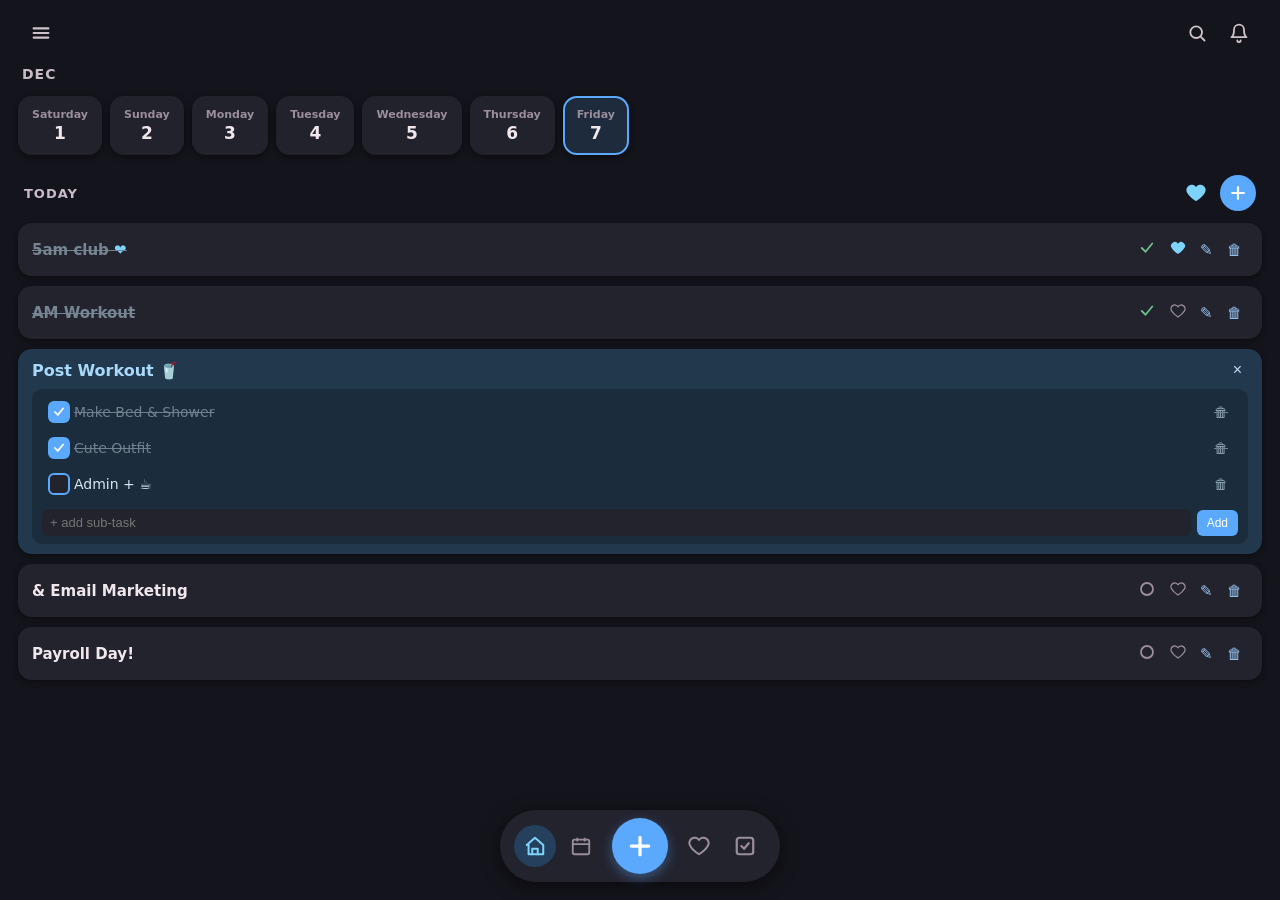
<file: todo.html>
<!DOCTYPE html>
<html lang="so">
<head>
<meta charset="UTF-8">
<meta name="viewport" content="width=device-width, initial-scale=1.0, maximum-scale=1.0, user-scalable=no">
<title>Daily Planner</title>

<style>
* {
  margin: 0;
  padding: 0;
  box-sizing: border-box;
  -webkit-tap-highlight-color: transparent;
}

html, body {
  height: 100%;
}

body {
  font-family: -apple-system, BlinkMacSystemFont, "Segoe UI", system-ui, sans-serif;
  background: #14141c;
  color: #ddd3d9;
  overscroll-behavior: none;
  padding-bottom: 96px;
}

.header {
  display: flex;
  align-items: center;
  justify-content: space-between;
  padding: 14px 22px 10px;
}

.icon-btn {
  width: 38px;
  height: 38px;
  border-radius: 50%;
  display: grid;
  place-items: center;
  background: transparent;
  border: none;
  cursor: pointer;
  color: #cdc2ca;
}

.icon-btn:active {
  background: #26324a;
}

.header-right {
  display: flex;
  gap: 4px;
}

.month-row {
  padding: 4px 22px 8px;
}

.month-label {
  font-weight: 800;
  letter-spacing: 1px;
  color: #c8bcc6;
  font-size: 14px;
}

.date-strip {
  display: flex;
  gap: 8px;
  padding: 6px 18px 14px;
  overflow-x: auto;
  scrollbar-width: none;
}

.date-strip::-webkit-scrollbar {
  display: none;
}

.day-card {
  flex: 0 0 auto;
  background: #22222d;
  border-radius: 14px;
  padding: 10px 12px;
  min-width: 54px;
  text-align: center;
  box-shadow: 0 2px 6px rgba(0,0,0,0.5);
  cursor: pointer;
  transition: transform .1s;
  border: 2px solid transparent;
}

.day-card:active {
  transform: scale(0.95);
}

.day-card .dow {
  font-size: 11px;
  color: #9b8e9c;
  font-weight: 600;
}

.day-card .num {
  font-size: 17px;
  font-weight: 700;
  color: #f0e7ed;
  margin-top: 2px;
}

.day-card.active {
  border-color: #5aa9ff;
  background: #1d2b3d;
}

.today-row {
  display: flex;
  justify-content: space-between;
  align-items: center;
  padding: 6px 24px 8px;
}

.today-title {
  font-weight: 800;
  letter-spacing: 1px;
  color: #c8bcc6;
  font-size: 13px;
}

.today-actions {
  display: flex;
  gap: 6px;
  align-items: center;
}

.fav-btn,
.quick-add {
  width: 36px;
  height: 36px;
  border-radius: 50%;
  border: none;
  cursor: pointer;
  display: grid;
  place-items: center;
}

.fav-btn {
  background: transparent;
  color: #7dd3fc;
}

.quick-add {
  background: #5aa9ff;
  color: #fff;
}

.quick-add:active {
  transform: scale(0.95);
}

.task-list {
  padding: 4px 18px 24px;
  display: flex;
  flex-direction: column;
  gap: 10px;
}

.task-row {
  position: relative;
}

.task-card {
  background: #23232e;
  border-radius: 14px;
  padding: 12px 14px;
  box-shadow: 0 2px 6px rgba(0,0,0,0.45);
  cursor: pointer;
  transition: transform .1s;
  position: relative;
}

.task-card:active {
  transform: scale(0.98);
}

.task-card.group-card {
  background: #22384c;
  padding: 10px 14px;
}

.group-card .group-title {
  font-weight: 700;
  color: #a8d8fa;
  margin-bottom: 8px;
  display: flex;
  justify-content: space-between;
  align-items: center;
}

.group-card .group-title .del-group {
  background: none;
  border: none;
  color: #bfe0fa;
  cursor: pointer;
  font-size: 16px;
  padding: 2px 6px;
}

.sub-list {
  background: #1b2d3d;
  border-radius: 10px;
  padding: 8px 10px;
  display: flex;
  flex-direction: column;
  gap: 6px;
}

.sub-item {
  display: grid;
  grid-template-columns: 22px 1fr 22px;
  align-items: center;
  gap: 4px;
  padding: 4px 6px;
  border-radius: 6px;
  font-size: 14px;
  color: #d9e8f5;
}

.sub-item.done {
  text-decoration: line-through;
  color: #71808e;
}

.sub-check {
  width: 22px;
  height: 22px;
  border: 2px solid #5aa9ff;
  border-radius: 6px;
  display: grid;
  place-items: center;
  background: #23232e;
  cursor: pointer;
}

.sub-check.checked {
  background: #5aa9ff;
  border-color: #5aa9ff;
  color: #fff;
}

.sub-del {
  background: none;
  border: none;
  cursor: pointer;
  color: #93a8ba;
  font-size: 14px;
}

.sub-add-row {
  display: flex;
  align-items: center;
  gap: 6px;
  margin-top: 4px;
}

.sub-add-input {
  flex: 1;
  border: none;
  background: #23232e;
  border-radius: 6px;
  padding: 6px 8px;
  font-size: 13px;
  color: #d9e8f5;
  outline: none;
}

.sub-add-btn {
  background: #5aa9ff;
  color: #fff;
  border: none;
  border-radius: 6px;
  padding: 6px 10px;
  font-size: 12px;
  cursor: pointer;
}

.task-head {
  display: flex;
  align-items: center;
  justify-content: space-between;
  gap: 6px;
}

.task-title {
  font-weight: 700;
  font-size: 15px;
  color: #f0e7ed;
  flex: 1;
}

.task-title.done {
  text-decoration: line-through;
  color: #758592;
}

.task-actions {
  display: flex;
  gap: 2px;
}

.act-btn {
  background: none;
  border: none;
  cursor: pointer;
  color: #9cc8f5;
  font-size: 15px;
  padding: 4px 6px;
  border-radius: 6px;
}

.act-btn:active {
  background: #2a3a4a;
}

.task-meta {
  margin-top: 6px;
  display: flex;
  align-items: center;
  gap: 6px;
  font-size: 12px;
  color: #9b8e9c;
}

.empty {
  text-align: center;
  padding: 30px 20px;
  color: #93a8ba;
  font-size: 14px;
}

.empty .big {
  font-size: 36px;
  margin-bottom: 8px;
}

.bottom-nav {
  position: fixed;
  bottom: 18px;
  left: 50%;
  transform: translateX(-50%);
  display: flex;
  align-items: center;
  gap: 4px;
  background: #23232e;
  padding: 8px 14px;
  border-radius: 40px;
  box-shadow: 0 4px 18px rgba(0,0,0,0.55);
}

.nav-btn {
  width: 42px;
  height: 42px;
  border-radius: 50%;
  background: transparent;
  border: none;
  display: grid;
  place-items: center;
  cursor: pointer;
  color: #9b8e9c;
}

.nav-btn.active {
  background: #24405c;
  color: #7dd3fc;
}

.nav-center {
  width: 56px;
  height: 56px;
  border-radius: 50%;
  background: #5aa9ff;
  color: #fff;
  border: none;
  display: grid;
  place-items: center;
  cursor: pointer;
  font-size: 28px;
  box-shadow: 0 4px 12px rgba(90,169,255,0.4);
  margin: 0 6px;
}

.nav-center:active {
  transform: scale(0.95);
}

.modal-bg {
  position: fixed;
  inset: 0;
  background: rgba(0,0,0,0.65);
  display: none;
  align-items: flex-end;
  justify-content: center;
  z-index: 50;
}

.modal-bg.show {
  display: flex;
}

.modal {
  background: #23232e;
  width: 100%;
  max-width: 480px;
  border-radius: 22px 22px 0 0;
  padding: 18px 20px 24px;
  animation: slideUp .22s ease;
  max-height: 88vh;
  overflow-y: auto;
}

@keyframes slideUp {
  from {
    transform: translateY(40px);
    opacity: 0;
  }

  to {
    transform: translateY(0);
    opacity: 1;
  }
}

.modal h3 {
  font-size: 17px;
  color: #f0e7ed;
  margin-bottom: 14px;
  display: flex;
  justify-content: space-between;
  align-items: center;
}

.modal h3 .close-x {
  background: none;
  border: none;
  cursor: pointer;
  color: #9b8e9c;
  font-size: 22px;
}

.field {
  margin-bottom: 10px;
}

.field label {
  display: block;
  font-size: 12px;
  color: #9b8e9c;
  margin-bottom: 4px;
  font-weight: 600;
}

.field input,
.field textarea,
.field select {
  width: 100%;
  border: 1px solid #3a3a4f;
  background: #1c1c26;
  border-radius: 10px;
  padding: 10px 12px;
  font-size: 14px;
  color: #e9e0e6;
  outline: none;
  font-family: inherit;
}

.field input:focus,
.field textarea:focus,
.field select:focus {
  border-color: #5aa9ff;
}

.row-2 {
  display: grid;
  grid-template-columns: 1fr 1fr;
  gap: 10px;
}

.toggle-row {
  display: flex;
  align-items: center;
  justify-content: space-between;
  background: #1c1c26;
  padding: 10px 12px;
  border-radius: 10px;
  margin-bottom: 10px;
}

.toggle-row label {
  font-size: 14px;
  color: #e9e0e6;
}

.switch {
  position: relative;
  width: 42px;
  height: 24px;
  background: #3d3d52;
  border-radius: 12px;
  cursor: pointer;
  transition: background .2s;
}

.switch.on {
  background: #5aa9ff;
}

.switch::after {
  content: '';
  position: absolute;
  top: 2px;
  left: 2px;
  width: 20px;
  height: 20px;
  background: #fff;
  border-radius: 50%;
  transition: transform .2s;
}

.switch.on::after {
  transform: translateX(18px);
}

.modal-actions {
  display: flex;
  gap: 10px;
  margin-top: 14px;
}

.btn {
  flex: 1;
  padding: 12px;
  border-radius: 12px;
  border: none;
  font-weight: 700;
  cursor: pointer;
  font-size: 14px;
}

.btn-cancel {
  background: #2a3747;
  color: #a8d8fa;
}

.btn-save {
  background: #5aa9ff;
  color: #fff;
}

.btn-del {
  background: #3d2030;
  color: #ff8fa3;
}

.drawer-bg {
  position: fixed;
  inset: 0;
  background: rgba(0,0,0,0.65);
  display: none;
  z-index: 60;
}

.drawer-bg.show {
  display: block;
}

.drawer {
  position: fixed;
  top: 0;
  left: 0;
  bottom: 0;
  width: 78%;
  max-width: 320px;
  background: #1f1f2a;
  padding: 22px 18px;
  transform: translateX(-100%);
  transition: transform .25s;
  z-index: 61;
}

.drawer-bg.show .drawer {
  transform: translateX(0);
}

.drawer h4 {
  font-size: 18px;
  color: #f0e7ed;
  margin-bottom: 14px;
}

.drawer .menu-item {
  padding: 12px 10px;
  border-radius: 10px;
  color: #e9e0e6;
  font-size: 15px;
  cursor: pointer;
  margin-bottom: 4px;
  display: flex;
  align-items: center;
  gap: 10px;
}

.drawer .menu-item:hover {
  background: #26323f;
}

.toast {
  position: fixed;
  left: 50%;
  top: 30px;
  transform: translate(-50%, -100px);
  background: #2e2e3f;
  color: #fff;
  padding: 10px 18px;
  border-radius: 22px;
  font-size: 13px;
  z-index: 100;
  transition: transform .3s;
  pointer-events: none;
}

.toast.show {
  transform: translate(-50%, 0);
}

.view-banner {
  text-align: center;
  color: #9b8e9c;
  font-size: 13px;
  padding: 0 22px 8px;
}
</style>
</head>

<body>

<header class="header">
  <button class="icon-btn" id="menuBtn" aria-label="menu">
    <svg width="22" height="22" viewBox="0 0 24 24" fill="none" stroke="currentColor" stroke-width="2.4" stroke-linecap="round">
      <path d="M4 7h16M4 12h16M4 17h16"/>
    </svg>
  </button>

  <div class="header-right">
    <button class="icon-btn" id="searchBtn" aria-label="search">
      <svg width="20" height="20" viewBox="0 0 24 24" fill="none" stroke="currentColor" stroke-width="2.2" stroke-linecap="round">
        <circle cx="11" cy="11" r="7"/>
        <path d="M21 21l-4.3-4.3"/>
      </svg>
    </button>

    <button class="icon-btn" id="notifBtn" aria-label="notifications">
      <svg width="20" height="20" viewBox="0 0 24 24" fill="none" stroke="currentColor" stroke-width="2.2" stroke-linecap="round" stroke-linejoin="round">
        <path d="M6 8a6 6 0 0 1 12 0c0 7 3 9 3 9H3s3-2 3-9"/>
        <path d="M10 21a2 2 0 0 0 4 0"/>
      </svg>
    </button>
  </div>
</header>

<div class="month-row">
  <div class="month-label" id="monthLabel">MAY</div>
</div>

<div class="date-strip" id="dateStrip"></div>

<div class="today-row">
  <div class="today-title" id="todayTitle">TODAY</div>

  <div class="today-actions">
    <button class="fav-btn" id="favToggle" title="Show favorites only">
      <svg id="favIconAll" width="22" height="22" viewBox="0 0 24 24" fill="currentColor">
        <path d="M12 21s-7-4.5-9.5-9A5.5 5.5 0 0 1 12 5.5 5.5 5.5 0 0 1 21.5 12C19 16.5 12 21 12 21z"/>
      </svg>
    </button>

    <button class="quick-add" id="quickAddTop" aria-label="quick add">
      <svg width="20" height="20" viewBox="0 0 24 24" fill="none" stroke="currentColor" stroke-width="2.6" stroke-linecap="round">
        <path d="M12 5v14M5 12h14"/>
      </svg>
    </button>
  </div>
</div>

<div class="view-banner" id="viewBanner" style="display:none;"></div>

<main class="task-list" id="taskList"></main>

<nav class="bottom-nav" role="navigation">

  <button class="nav-btn active" data-view="home" aria-label="home">
    <svg width="22" height="22" viewBox="0 0 24 24" fill="none" stroke="currentColor" stroke-width="2.2" stroke-linecap="round" stroke-linejoin="round">
      <path d="M3 11l9-8 9 8v10H5V10"/>
      <path d="M9 21v-6h6v6"/>
    </svg>
  </button>

  <button class="nav-btn" data-view="calendar" aria-label="calendar">
    <svg width="22" height="22" viewBox="0 0 24 24" fill="none" stroke="currentColor" stroke-width="2">
      <rect x="3" y="5" width="18" height="16" rx="2"/>
      <path d="M3 10h18M8 3v4M16 3v4"/>
    </svg>
  </button>

  <button class="nav-center" id="addTaskBtn" aria-label="add task">
    <svg width="30" height="30" viewBox="0 0 24 24" fill="none" stroke="currentColor" stroke-width="2.6" stroke-linecap="round">
      <path d="M12 5v14M5 12h14"/>
    </svg>
  </button>

  <button class="nav-btn" data-view="favorites" aria-label="favorites">
    <svg width="22" height="22" viewBox="0 0 24 24" fill="none" stroke="currentColor" stroke-width="2.2" stroke-linejoin="round">
      <path d="M12 21s-7-4.5-9.5-9A5.5 5.5 0 0 1 12 5.5 5.5 5.5 0 0 1 21.5 12C19 16.5 12 21 12 21z"/>
    </svg>
  </button>

  <button class="nav-btn" data-view="done" aria-label="completed">
    <svg width="22" height="22" viewBox="0 0 24 24" fill="none" stroke="currentColor" stroke-width="2.4" stroke-linecap="round" stroke-linejoin="round">
      <rect x="3" y="3" width="18" height="18" rx="3"/>
      <path d="M8 12l3 3 5-6"/>
    </svg>
  </button>

</nav>

<div class="modal-bg" id="modalBg">

  <div class="modal">

    <h3>
      <span id="modalTitle">New Task</span>
      <button class="close-x" id="modalClose">×</button>
    </h3>

    <input type="hidden" id="editId">

    <div class="field">
      <label>Title</label>
      <input type="text" id="fTitle" placeholder="e.g. Morning Run" maxlength="60">
    </div>

    <div class="row-2">

      <div class="field">
        <label>Date</label>
        <select id="fDate"></select>
      </div>

      <div class="field">
        <label>Time</label>
        <input type="time" id="fTime">
      </div>

    </div>

    <div class="row-2">

      <div class="field">
        <label>Duration (min)</label>
        <input type="number" id="fDuration" min="0" max="600" value="30">
      </div>

      <div class="field">
        <label>Type</label>
        <select id="fType">
          <option value="task">Task</option>
          <option value="group">Group (with sub-tasks)</option>
        </select>
      </div>

    </div>

    <div class="field">
      <label>Notes</label>
      <textarea id="fNotes" rows="2" placeholder="Optional..."></textarea>
    </div>

    <div class="toggle-row">
      <label>Favorite ❤️</label>
      <div class="switch" id="fFavSwitch"></div>
    </div>

    <div class="modal-actions">
      <button class="btn btn-del" id="deleteBtn" style="display:none;">Delete</button>
      <button class="btn btn-cancel" id="cancelBtn">Cancel</button>
      <button class="btn btn-save" id="saveBtn">Save</button>
    </div>

  </div>
</div>

<div class="drawer-bg" id="drawerBg">

  <div class="drawer">

    <h4>📒 Daily Planner</h4>

    <div class="menu-item" data-action="all">🗓 All Tasks</div>
    <div class="menu-item" data-action="today">⭐ Today</div>
    <div class="menu-item" data-action="favs">❤️ Favorites</div>
    <div class="menu-item" data-action="done">✅ Completed</div>
    <div class="menu-item" data-action="clear">🧹 Clear All Data</div>
    <div class="menu-item" data-action="about">ℹ️ About</div>

  </div>
</div>

<div class="toast" id="toast"></div>

<script>
(function(){

'use strict';

const STORE_KEY = 'pinkPlanner_v1';

const DOW = [
  'Saturday',
  'Sunday',
  'Monday',
  'Tuesday',
  'Wednesday',
  'Thursday',
  'Friday'
];

const SHORT_DOW = [
  'Sat',
  'Sun',
  'Mon',
  'Tue',
  'Wed',
  'Thu',
  'Fri'
];

const MONTHS = [
  'JAN','FEB','MAR','APR','MAY','JUN',
  'JUL','AUG','SEP','OCT','NOV','DEC'
];

let state = {
  tasks: [],
  view: 'today',
  filterFav: false,
  activeDate: null,
  editingId: null
};

function load(){

  try{

    const raw = localStorage.getItem(STORE_KEY);

    if(raw){
      state.tasks = JSON.parse(raw) || [];
    }

  }catch(e){

    state.tasks = [];
  }
}

function save(){

  try{
    localStorage.setItem(
      STORE_KEY,
      JSON.stringify(state.tasks)
    );
  }catch(e){}
}

function uid(){

  return 't' +
    Date.now() +
    Math.floor(Math.random()*999);
}

function todayKey(){

  const d = new Date();

  return d.getFullYear() +
    '-' +
    String(d.getMonth()+1).padStart(2,'0') +
    '-' +
    String(d.getDate()).padStart(2,'0');
}

function dateKey(date){

  return date.getFullYear() +
    '-' +
    String(date.getMonth()+1).padStart(2,'0') +
    '-' +
    String(date.getDate()).padStart(2,'0');
}

function escapeHtml(s){

  return (s || '').replace(
    /[&<>"']/g,
    c => ({
      '&':'&amp;',
      '<':'&lt;',
      '>':'&gt;',
      '"':'&quot;',
      "'":'&#39;'
    }[c])
  );
}

function toast(msg){

  const t =
    document.getElementById('toast');

  t.textContent = msg;

  t.classList.add('show');

  clearTimeout(t._timer);

  t._timer = setTimeout(
    () => t.classList.remove('show'),
    1800
  );
}

function buildDateStrip(){

  const strip =
    document.getElementById('dateStrip');

  strip.innerHTML = '';

  const today = new Date();

  today.setHours(0,0,0,0);

  const saturday = new Date(today);

  saturday.setDate(
    today.getDate() -
    ((today.getDay()+1)%7)
  );

  for(let i = 0; i < 7; i++){

    const d = new Date(saturday);

    d.setDate(
      saturday.getDate() + i
    );

    const dk = dateKey(d);

    const card =
      document.createElement('div');

    card.className =
      'day-card' +
      (
        dk === state.activeDate
        ? ' active'
        : ''
      );

    card.innerHTML =
      '<div class="dow">' +
      DOW[i] +
      '</div>' +

      '<div class="num">' +
      (i + 1) +
      '</div>';

    card.onclick = () => {

      state.activeDate = dk;

      state.view = 'all';

      document
        .querySelectorAll('.day-card')
        .forEach(c =>
          c.classList.remove('active')
        );

      card.classList.add('active');

      updateMonthLabel();

      render();
    };

    strip.appendChild(card);

    if(
      dk === todayKey() &&
      !state.activeDate
    ){

      state.activeDate = dk;

      card.classList.add('active');
    }
  }

  updateMonthLabel();
}

function updateMonthLabel(){

  if(!state.activeDate){

    document.getElementById(
      'monthLabel'
    ).textContent =
      MONTHS[new Date().getMonth()];

    return;
  }

  const [y,m,d] =
    state.activeDate
      .split('-')
      .map(Number);

  document.getElementById(
    'monthLabel'
  ).textContent =
    MONTHS[m-1];

  const selected =
    new Date(y,m-1,d);

  const index =
    (selected.getDay()+1)%7;

  document.getElementById(
    'todayTitle'
  ).textContent =
    state.activeDate === todayKey()
      ? 'TODAY'
      : DOW[index].toUpperCase() +
        ' ' +
        (index + 1);
}

function visibleTasks(){

  let arr =
    state.tasks.slice();

  if(state.view === 'today'){

    arr = arr.filter(
      t => t.dateKey === todayKey()
    );

  }else if(state.view === 'all'){

    if(state.activeDate){

      arr = arr.filter(
        t => t.dateKey === state.activeDate
      );
    }

  }else if(state.view === 'favs'){

    arr = arr.filter(t => t.fav);

  }else if(state.view === 'done'){

    arr = arr.filter(t => t.done);
  }

  if(state.filterFav){

    arr = arr.filter(t => t.fav);
  }

  arr.sort((a,b) => {

    if((a.time||'') < (b.time||'')) return -1;

    if((a.time||'') > (b.time||'')) return 1;

    return 0;
  });

  return arr;
}

function render(){

  const list =
    document.getElementById('taskList');

  const banner =
    document.getElementById('viewBanner');

  list.innerHTML = '';

  if(state.filterFav){

    banner.style.display = 'block';
    banner.textContent =
      '❤️ Showing favorites';

  }else if(state.view === 'favs'){

    banner.style.display = 'block';
    banner.textContent =
      '❤️ All favorites';

  }else if(state.view === 'done'){

    banner.style.display = 'block';
    banner.textContent =
      '✅ Completed tasks';

  }else{

    banner.style.display = 'none';
  }

  const items =
    visibleTasks();

  if(items.length === 0){

    list.innerHTML =
      '<div class="empty">' +
        '<div class="big">🌷</div>' +
        'No tasks here yet.<br>' +
        'Tap + to add one.' +
      '</div>';

    return;
  }

  items.forEach(t => {

    const row =
      document.createElement('div');

    row.className = 'task-row';

    const card =
      document.createElement('div');

    if(t.type === 'group'){

      card.className =
        'task-card group-card';

      const head =
        document.createElement('div');

      head.className = 'group-title';

      head.innerHTML =
        '<span>' +
        escapeHtml(t.title) +
        ' 🥤</span>';

      const delBtn =
        document.createElement('button');

      delBtn.className =
        'del-group';

      delBtn.innerHTML = '×';

      delBtn.onclick = e => {

        e.stopPropagation();

        deleteTask(t.id);
      };

      head.appendChild(delBtn);

      card.appendChild(head);

      const sub =
        document.createElement('div');

      sub.className = 'sub-list';

      (t.subs || []).forEach(s => {

        const item =
          document.createElement('div');

        item.className =
          'sub-item' +
          (s.done ? ' done' : '');

        item.innerHTML =
          '<div class="sub-check ' +
          (s.done ? 'checked' : '') +
          '" data-id="' +
          s.id +
          '">' +

          (
            s.done
            ?
            '<svg width="14" height="14" viewBox="0 0 24 24" fill="none" stroke="currentColor" stroke-width="3" stroke-linecap="round"><path d="M5 12l5 5 9-11"/></svg>'
            :
            ''
          ) +

          '</div>' +

          '<span>' +
          escapeHtml(s.title) +
          '</span>' +

          '<button class="sub-del" data-del="' +
          s.id +
          '">🗑</button>';

        sub.appendChild(item);
      });

      const addRow =
        document.createElement('div');

      addRow.className =
        'sub-add-row';

      addRow.innerHTML =
        '<input class="sub-add-input" placeholder="+ add sub-task">' +
        '<button class="sub-add-btn">Add</button>';

      const inp =
        addRow.querySelector('input');

      const btn =
        addRow.querySelector('button');

      btn.onclick = e => {

        e.stopPropagation();

        const v =
          inp.value.trim();

        if(!v) return;

        t.subs = t.subs || [];

        t.subs.push({
          id: uid(),
          title: v,
          done: false
        });

        save();
        render();
      };

      inp.onkeydown = e => {

        if(e.key === 'Enter'){
          btn.click();
        }
      };

      sub.appendChild(addRow);

      card.appendChild(sub);

      sub
        .querySelectorAll('.sub-check')
        .forEach(el => {

          el.onclick = e => {

            e.stopPropagation();

            const sid =
              el.getAttribute('data-id');

            const s =
              t.subs.find(
                x => x.id === sid
              );

            if(s){

              s.done = !s.done;

              save();
              render();
            }
          };
        });

      sub
        .querySelectorAll('.sub-del')
        .forEach(el => {

          el.onclick = e => {

            e.stopPropagation();

            const sid =
              el.getAttribute('data-del');

            t.subs =
              (t.subs || [])
              .filter(
                x => x.id !== sid
              );

            save();
            render();
          };
        });

    }else{

      card.className =
        'task-card';

      const head =
        document.createElement('div');

      head.className =
        'task-head';

      const titleEl =
        document.createElement('div');

      titleEl.className =
        'task-title' +
        (t.done ? ' done' : '');

      titleEl.innerHTML =
        escapeHtml(t.title) +
        (
          t.fav
          ?
          ' <span style="color:#7dd3fc;">❤️</span>'
          :
          ''
        );

      head.appendChild(titleEl);

      const acts =
        document.createElement('div');

      acts.className =
        'task-actions';

      const doneBtn =
        document.createElement('button');

      doneBtn.className =
        'act-btn';

      doneBtn.innerHTML =
        t.done

        ?

        '<svg width="18" height="18" viewBox="0 0 24 24" fill="none" stroke="#6fbf87" stroke-width="2.4" stroke-linecap="round"><path d="M5 12l5 5 9-11"/></svg>'

        :

        '<svg width="18" height="18" viewBox="0 0 24 24" fill="none" stroke="#9b8e9c" stroke-width="2.4" stroke-linecap="round"><circle cx="12" cy="12" r="8"/></svg>';

      doneBtn.onclick = e => {

        e.stopPropagation();

        toggleDone(t.id);
      };

      acts.appendChild(doneBtn);

      const favBtn =
        document.createElement('button');

      favBtn.className =
        'act-btn';

      favBtn.innerHTML =
        t.fav

        ?

        '<svg width="16" height="16" viewBox="0 0 24 24" fill="#7dd3fc"><path d="M12 21s-7-4.5-9.5-9A5.5 5.5 0 0 1 12 5.5 5.5 5.5 0 0 1 21.5 12C19 16.5 12 21 12 21z"/></svg>'

        :

        '<svg width="16" height="16" viewBox="0 0 24 24" fill="none" stroke="#9b8e9c" stroke-width="2"><path d="M12 21s-7-4.5-9.5-9A5.5 5.5 0 0 1 12 5.5 5.5 5.5 0 0 1 21.5 12C19 16.5 12 21 12 21z"/></svg>';

      favBtn.onclick = e => {

        e.stopPropagation();

        toggleFav(t.id);
      };

      acts.appendChild(favBtn);

      const editBtn =
        document.createElement('button');

      editBtn.className =
        'act-btn';

      editBtn.innerHTML = '✎';

      editBtn.onclick = e => {

        e.stopPropagation();

        openEdit(t.id);
      };

      acts.appendChild(editBtn);

      const delBtn =
        document.createElement('button');

      delBtn.className =
        'act-btn';

      delBtn.innerHTML = '🗑';

      delBtn.onclick = e => {

        e.stopPropagation();

        deleteTask(t.id);
      };

      acts.appendChild(delBtn);

      head.appendChild(acts);

      card.appendChild(head);

      if(t.notes){

        const meta =
          document.createElement('div');

        meta.className =
          'task-meta';

        meta.innerHTML =
          '<span>📝 ' +
          escapeHtml(t.notes) +
          '</span>';

        card.appendChild(meta);
      }

      card.onclick =
        () => openEdit(t.id);
    }

    row.appendChild(card);

    list.appendChild(row);
  });
}

function toggleDone(id){

  const t =
    state.tasks.find(
      x => x.id === id
    );

  if(!t) return;

  t.done = !t.done;

  save();

  toast(
    t.done
    ? '✅ Marked complete'
    : 'Marked undone'
  );

  render();
}

function toggleFav(id){

  const t =
    state.tasks.find(
      x => x.id === id
    );

  if(!t) return;

  t.fav = !t.fav;

  save();

  render();
}

function deleteTask(id){

  const t =
    state.tasks.find(
      x => x.id === id
    );

  if(!t) return;

  if(
    !confirm(
      'Delete "' +
      t.title +
      '"?'
    )
  ) return;

  state.tasks =
    state.tasks.filter(
      x => x.id !== id
    );

  save();

  render();

  toast('🗑 Deleted');
}

const modalBg =
  document.getElementById('modalBg');

const fTitle =
  document.getElementById('fTitle');

const fDate =
  document.getElementById('fDate');

const fTime =
  document.getElementById('fTime');

const fDuration =
  document.getElementById('fDuration');

const fType =
  document.getElementById('fType');

const fNotes =
  document.getElementById('fNotes');

const fFavSwitch =
  document.getElementById('fFavSwitch');

const editIdInput =
  document.getElementById('editId');

const deleteBtn =
  document.getElementById('deleteBtn');

const modalTitle =
  document.getElementById('modalTitle');

function fillDateOptions(){

  const today = new Date();

  today.setHours(0,0,0,0);

  fDate.innerHTML = '';

  for(let i = -14; i <= 14; i++){

    const d =
      new Date(today);

    d.setDate(
      today.getDate() + i
    );

    const opt =
      document.createElement('option');

    const index =
      (d.getDay()+1)%7;

    opt.value =
      dateKey(d);

    opt.textContent =
      DOW[index] +
      ' Day ' +
      (index+1);

    fDate.appendChild(opt);
  }
}

function openAdd(){

  state.editingId = null;

  modalTitle.textContent =
    'New Task';

  fillDateOptions();

  fTitle.value = '';

  fDate.value =
    state.activeDate ||
    todayKey();

  fTime.value = '08:00';

  fDuration.value = '30';

  fType.value = 'task';

  fNotes.value = '';

  fFavSwitch.classList.remove('on');

  editIdInput.value = '';

  deleteBtn.style.display =
    'none';

  modalBg.classList.add('show');

  setTimeout(
    () => fTitle.focus(),
    100
  );
}

function openEdit(id){

  const t =
    state.tasks.find(
      x => x.id === id
    );

  if(!t) return;

  state.editingId = id;

  modalTitle.textContent =
    'Edit Task';

  fillDateOptions();

  fTitle.value =
    t.title;

  fDate.value =
    t.dateKey;

  fTime.value =
    t.time || '08:00';

  fDuration.value =
    t.duration || 30;

  fType.value =
    t.type || 'task';

  fNotes.value =
    t.notes || '';

  fFavSwitch.classList.toggle(
    'on',
    !!t.fav
  );

  editIdInput.value =
    id;

  deleteBtn.style.display =
    'block';

  modalBg.classList.add('show');
}

function closeModal(){

  modalBg.classList.remove(
    'show'
  );
}

function saveFromModal(){

  const title =
    fTitle.value.trim();

  if(!title){

    toast(
      'Title waa loo baahanyahay'
    );

    fTitle.focus();

    return;
  }

  const data = {

    title,

    dateKey:
      fDate.value,

    time:
      fTime.value || '',

    duration:
      Number(fDuration.value) || 0,

    type:
      fType.value,

    notes:
      fNotes.value.trim(),

    fav:
      fFavSwitch.classList.contains(
        'on'
      )
  };

  if(state.editingId){

    const t =
      state.tasks.find(
        x =>
          x.id ===
          state.editingId
      );

    if(t){
      Object.assign(
        t,
        data
      );
    }

  }else{

    const newT =
      Object.assign(

        {
          id: uid(),
          done: false,
          subs:
            data.type === 'group'
            ? []
            : undefined
        },

        data
      );

    state.tasks.push(
      newT
    );
  }

  save();

  closeModal();

  render();

  toast('💾 Saved');
}

document
  .getElementById('addTaskBtn')
  .onclick = openAdd;

document
  .getElementById('quickAddTop')
  .onclick = openAdd;

document
  .getElementById('modalClose')
  .onclick = closeModal;

document
  .getElementById('cancelBtn')
  .onclick = closeModal;

document
  .getElementById('saveBtn')
  .onclick = saveFromModal;

document
  .getElementById('deleteBtn')
  .onclick = () => {

    if(state.editingId){

      deleteTask(
        state.editingId
      );

      closeModal();
    }
  };

fFavSwitch.onclick = () =>
  fFavSwitch.classList.toggle(
    'on'
  );

modalBg.onclick = e => {

  if(e.target === modalBg){
    closeModal();
  }
};

const favToggle =
  document.getElementById(
    'favToggle'
  );

favToggle.onclick = () => {

  state.filterFav =
    !state.filterFav;

  favToggle
    .querySelector('svg')
    .setAttribute(
      'fill',
      state.filterFav
      ? '#7dd3fc'
      : 'currentColor'
    );

  render();
};

document
  .querySelectorAll('.nav-btn')
  .forEach(b => {

    b.onclick = () => {

      document
        .querySelectorAll('.nav-btn')
        .forEach(x =>
          x.classList.remove(
            'active'
          )
        );

      b.classList.add('active');

      const v =
        b.getAttribute(
          'data-view'
        );

      state.view =
        v === 'home'
        ? 'today'
        : v;

      state.filterFav =
        false;

      favToggle
        .querySelector('svg')
        .setAttribute(
          'fill',
          'currentColor'
        );

      render();
    };
  });

const drawerBg =
  document.getElementById(
    'drawerBg'
  );

document
  .getElementById('menuBtn')
  .onclick = () =>
    drawerBg.classList.add(
      'show'
    );

drawerBg.onclick = e => {

  if(e.target === drawerBg){

    drawerBg.classList.remove(
      'show'
    );
  }
};

document
  .querySelectorAll(
    '.drawer .menu-item'
  )
  .forEach(m => {

    m.onclick = () => {

      const a =
        m.getAttribute(
          'data-action'
        );

      if(a === 'today'){

        state.view = 'today';

      }else if(a === 'all'){

        state.view = 'all';

        state.activeDate =
          todayKey();

        buildDateStrip();

      }else if(a === 'favs'){

        state.view = 'favs';

      }else if(a === 'done'){

        state.view = 'done';

      }else if(a === 'clear'){

        if(
          confirm(
            'Clear all data?'
          )
        ){

          state.tasks = [];

          save();

          render();

          toast('Cleared');
        }

      }else if(a === 'about'){

        alert(
          'Daily Planner v1\nMade with ❤️'
        );
      }

      drawerBg.classList.remove(
        'show'
      );

      document
        .querySelectorAll(
          '.nav-btn'
        )
        .forEach(x => {

          x.classList.remove(
            'active'
          );

          if(
            x.getAttribute(
              'data-view'
            ) === 'home' &&
            state.view === 'today'
          ){

            x.classList.add(
              'active'
            );
          }

          if(
            x.getAttribute(
              'data-view'
            ) === state.view
          ){

            x.classList.add(
              'active'
            );
          }
        });

      render();
    };
  });

document
  .getElementById('searchBtn')
  .onclick = () => {

    const q =
      prompt('Raadi task:');

    if(!q) return;

    const res =
      state.tasks.filter(
        t =>
          (
            t.title +
            ' ' +
            (t.notes || '')
          )
          .toLowerCase()
          .includes(
            q.toLowerCase()
          )
      );

    if(res.length === 0){

      toast(
        'Lama helin: ' + q
      );

      return;
    }

    state.view = 'all';

    state.activeDate = null;

    const list =
      document.getElementById(
        'taskList'
      );

    list.innerHTML = '';

    const banner =
      document.getElementById(
        'viewBanner'
      );

    banner.style.display =
      'block';

    banner.textContent =
      '🔍 Search: "' +
      q +
      '" (' +
      res.length +
      ' results)';

    res.sort(
      (a,b) =>
        (a.dateKey+a.time)
        .localeCompare(
          b.dateKey+b.time
        )
    );

    res.forEach(t => {

      const row =
        document.createElement(
          'div'
        );

      row.className =
        'task-row';

      row.innerHTML =
        '<div class="task-card">' +

          '<div class="task-head">' +

            '<div class="task-title">' +
              escapeHtml(
                t.title
              ) +
            '</div>' +

          '</div>' +

          '<div class="task-meta">' +

            escapeHtml(
              t.dateKey
            ) +

            (
              t.notes
              ?
              ' • ' +
              escapeHtml(
                t.notes
              )
              :
              ''
            ) +

          '</div>' +

        '</div>';

      list.appendChild(
        row
      );
    });
  };

document
  .getElementById('notifBtn')
  .onclick = () => {

    const upcoming =
      state.tasks.filter(
        t =>
          !t.done &&
          t.dateKey >= todayKey()
      ).length;

    toast(
      '🔔 ' +
      upcoming +
      ' task oo soo socota'
    );
  };

function seedIfEmpty(){

  if(state.tasks.length > 0)
    return;

  const k =
    todayKey();

  state.tasks = [

    {
      id: uid(),
      dateKey: k,
      time: '05:00',
      duration: 15,
      type: 'task',
      title: '5am club',
      notes: '',
      fav: true,
      done: true
    },

    {
      id: uid(),
      dateKey: k,
      time: '06:00',
      duration: 90,
      type: 'task',
      title: 'AM Workout',
      notes: '',
      fav: false,
      done: true
    },

    {
      id: uid(),
      dateKey: k,
      time: '07:30',
      duration: 0,
      type: 'group',
      title: 'Post Workout',
      notes: '',
      fav: false,
      done: false,

      subs: [

        {
          id: uid(),
          title: 'Make Bed & Shower',
          done: true
        },

        {
          id: uid(),
          title: 'Cute Outfit',
          done: true
        },

        {
          id: uid(),
          title: 'Admin + ☕',
          done: false
        }

      ]
    },

    {
      id: uid(),
      dateKey: k,
      time: '08:00',
      duration: 60,
      type: 'task',
      title: '& Email Marketing',
      notes: '',
      fav: false,
      done: false
    },

    {
      id: uid(),
      dateKey: k,
      time: '09:00',
      duration: 60,
      type: 'task',
      title: 'Payroll Day!',
      notes: '',
      fav: false,
      done: false
    }

  ];

  save();
}

load();

seedIfEmpty();

buildDateStrip();

render();

})();
</script>

</body>
</html>
</file>
<file: style.css>
* {
    margin: 0;
    padding: 0;
    box-sizing: border-box;
    text-decoration: none;
    border: none;
    outline: none;
    scroll-behavior: smooth;
    font-family: "Poppins", sans-serif;
}

:root {
    --bg-color: #080808;
    --second-bg-color: #131313;
    --text-color: white;
    --main-color: #00ffee;
}

html {
    font-size: 60%;
    overflow-x: hidden;
}

body {
    background: var(--bg-color);
    color: var(--text-color);
}

.header {
    position: fixed;
    top: 0;
    left: 0;
    width: 100%;
    padding: 4rem 12%;
    background: rgba(0, 0, 0, 0.3);
    backdrop-filter: blur(10px);
    display: flex;
    justify-content: space-between;
    align-items: center;
    z-index: 5;
}

.logo {
    font-size: 3rem;
    color: var(--text-color);
    font-weight: 800;
    cursor: pointer;
    transition: 0.3s ease;
}

.logo:hover {
    transform: scale(1.1);
}

.logo span {
    text-shadow: 0 0 25px var(--main-color);
}

.navbar a {
    font-size: 1.8rem;
    color: var(--text-color);
    margin-left: 4rem;
    font-weight: 500;
    transition: 0.3s ease;
    border-bottom: 3px solid transparent;
}

.navbar a:hover,
.navbar a.active {
    color: var(--main-color);
    border-bottom: 3px solid var(--main-color);
}
#menu-icon{
    font-size: 3.6rem;
    color: var(--main-color);
    display: none;
}
 section{
    min-height: 100vh;
    padding: 10rem 12%;
}

.home{
    display: flex;
    align-items: center;
    justify-content: center;
    gap: 15rem;
}

.home-content{
    display: flex;
    flex-direction: column;
    align-items: baseline;
    text-align: left;
    justify-content: center;
    margin-top: 3rem;
}

span{
    color: var(--main-color);
}

.logo span{
    color: var(--main-color);
}

.home-content h3{
    margin-bottom: 2rem;
    margin-top: 1rem;
    font-size: 3.5rem;
}

.home-content h1{
    font-size: 7rem;
    font-weight: 700;
    margin-top: 1.5rem;
    line-height: 1;
}

.home-img img{
    position: relative;
    top: 3rem;
    width: 32vw;
    border-radius: 50%;
    box-shadow: 0 0 25px var(--main-color);
    cursor: pointer;
    transition: 0.4s ease-in-out;
}

.home-img img:hover{
    box-shadow: 0 0 25px var(--main-color),
                0 0 50px var(--main-color),
                0 0 100px var(--main-color);
}

.home-content p{
    font-size: 1.5rem;
    font-weight: 500;
    line-height: 1.8;
    max-width: 1000px;
}

.social-icons a{
    display: inline-flex;
    justify-content: center;
    align-items: center;
    width: 4.5rem;
    height: 4.5rem;
    background: transparent;
    border: 2px solid var(--main-color);
    font-size: 2.5rem;
    border-radius: 50%;
    color: var(--main-color);
    margin: 3rem 1.5rem 3rem 0;
    transition: 0.3s ease-in-out;
} 
.social-icons a:hover{
    color: var(--text-color);
    transform: scale(1.3) translateY(-5px);
    box-shadow: 0 0 25px var(--main-color);
    background-color: var(--main-color);
}

.btn{
    display: inline-block;
    padding: 1rem 2.8rem;
    background: var(--main-color);
    box-shadow: 0 0 25px var(--main-color);
    border-radius: 4rem;
    font-size: 1.6rem;
    color: black;
    border: 2px solid transparent;
    letter-spacing: 0.1rem;
    font-weight: 600;
    transition: 0.3s ease-in-out;
    cursor:pointer
}

.btn:hover{
    transform: scale(1.05);
    box-shadow: 0 0 50px var(--main-color);
}

.btn-group{
    display: flex;
    align-items: center;
    gap: 1.5rem;
}

.btn-group a:nth-of-type(2){
    background-color: black;
    color: var(--main-color);
    border: 2px solid var(--main-color);
    box-shadow: 0 0 25px transparent;
}

.btn-group a:nth-of-type(2):hover{
    box-shadow: 0 0 25px var(--main-color);
    background-color: var(--main-color);
    color: black;
}
.text-animation{
    font-size: 34px;
    font-weight: 600;
    min-width: 280px;
}

.text-animation span{
    position: relative;
}

.text-animation span::before{
    content: "Web Developer";
    color: var(--main-color);
    animation: words 20s infinite;
}

.text-animation span::after{
    content: "";
    background-color: var(--bg-color);
    position: absolute;
    width: calc(100% + 8px);
    height: 100%;
    border-left: 3px solid var(--bg-color);
    right: -8px;
    animation: cursor .6s infinite, typing 20s steps(14) infinite;
}

@keyframes cursor{
    to{
        border-left: 2px solid var(--main-color);
    }
}

@keyframes words{
    0%,
    20%{
        content: "Frontend Designer";
    }
    21%,
    40%{
        content: "Web Designer";
    }
    41%,
    60%{
        content: "UI / UX Designer";
    }
    61%,
    80%{
        content: "Web Developer";
    }
    81%,
    100%{
        content: "Software Tester";
    }
} 
@keyframes typing{
    10%,
    15%,
    30%,
    35%,
    50%,
    55%,
    70%,
    75%,
    90%,
    95%{
        width: 0;
    }
    5%,
    20%,
    25%,
    40%,
    45%,
    60%,
    65%,
    80%,
    85%{
        width: calc(100% + 8px);
    }
}

.heading{
    font-size: 8rem;
    text-align: center;
    margin: 5rem 0;
}

.education{
    padding: 100px 15px;
    background: var(--second-bg-color);
}

.education h2{
    margin-bottom: 5rem;
}

.timeline-items{
    max-width: 1200px;
    margin: auto;
    display: flex;
    flex-wrap: wrap;
    position: relative;
}

.timeline-items::before{
    content: "";
    position: absolute;
    width: 5px;
    height: 100%;
    background-color: var(--main-color);
    left: calc(50% - 1px);
}

.timeline-item{
    margin-bottom: 40px;
    width: 100%;
    position: relative;
}

.timeline-item:last-child{
    margin-bottom: 0;
}

.timeline-item:nth-child(odd){
    padding-right: calc(50% + 30px);
    text-align: right;
}

.timeline-item:nth-child(even){
    padding-left: calc(50% + 30px);
}
 .timeline-dot{
    height: 21px;
    width: 21px;
    background-color: var(--main-color);
    box-shadow: 
        0 0 25px var(--main-color),
        0 0 50px var(--main-color);
    position: absolute;
    left: calc(50% - 8px);
    border-radius: 50%;
    top: 10px;
}

.timeline-date{
    font-size: 20px;
    font-weight: 800;
    color: white;
    margin: 6px 0 15px;
}

.timeline-content{
    background-color: var(--bg-color);
    border: 3px solid var(--main-color);
    padding: 30px 50px;
    border-radius: 4rem;
    box-shadow: 0 0 10px var(--main-color);
    cursor: pointer;
    transition: 0.3s ease-in-out;
}

.timeline-content:hover{
    transform: scale(1.05);
    box-shadow: 0 0 25px var(--main-color);
}

.timeline-content h3{
    font-size: 20px;
    color: white;
    margin: 0 0 10px;
    font-weight: 500;
}

.timeline-content p{
    color: white;
    font-size: 16px;
    font-weight: 300;
    line-height: 22px;
}

::-webkit-scrollbar{
    width: 15px;
}

::-webkit-scrollbar-thumb{
    background-color: var(--main-color);
}

::-webkit-scrollbar-track{
    background-color: var(--bg-color);
}
.timeline-content p {
    color: white;
    font-size: 16px;
    font-weight: 300;
    line-height: 22px;
}

::-webkit-scrollbar {
    width: 15px;
}

::-webkit-scrollbar-thumb {
    background-color: var(--main-color);
}

::-webkit-scrollbar-track {
    background-color: var(--bg-color);
    width: 50px;
}
.services {
    background: var(--bg-color);
    color: black;
    padding: 10rem 12%;
}

.services h2 {
    margin-bottom: 5rem;
    color: white;
    text-align: center;
}

.services-container {
    display: grid;
    grid-template-columns: repeat(2, 1fr);
    align-items: center;
    gap: 2.5rem;
}

.services-box {
    background-color: var(--main-color);
    min-height: 300px;
    border-radius: 3rem;
    border: 5px solid transparent;
    cursor: pointer;
    transition: 0.4s ease-in-out;
}

.services-box:hover {
    background: white;
    color: black;
    border: 5px solid var(--main-color);
    transform: scale(1.03);
}

.services-info {
    display: flex;
    flex-direction: column;
    text-align: left;
    justify-content: flex-start;
    align-items: flex-start;
    padding: 5rem;
}

.services-info h4 {
    font-size: 3rem;
    font-weight: 800;
    line-height: 1.2;
    margin-bottom: 1.5rem;
}

.services-info p {
    font-size: 1.6rem;
    font-weight: 600;
    line-height: 1.7;
    margin: 0;
}
.testimonials {
    background: var(--second-bg-color);
}

.testimonials-box {
    background-size: cover;
    display: flex;
    align-items: center;
    justify-content: center;
    flex-direction: column;
}

.testimonials .heading {
    margin-bottom: 5rem;
}

.testimonials-box img {
    width: 15rem;
    border-radius: 50%;
    border: 3px solid var(--main-color);
    box-shadow: 0 0 25px var(--main-color);
}

.wrapper {
    display: grid;
    grid-template-columns: repeat(3, 1fr);
    gap: 3rem;
}

.testimonial-item {
    min-height: 550px;
    max-width: 450px;
    background: rgba(0, 0, 0, 0.7);
    border: 3px solid rgba(238, 238, 238, 0.2);
    border-radius: 2rem;
    margin: 0 2rem;
    padding: 30px 60px;
    cursor: pointer;
    display: flex;
    flex-direction: column;
    align-items: center;
    justify-content: center;
    text-align: center;
    gap: 1.5rem;
    color: white;
    transition: 0.4s ease-in-out;
}

.testimonial-item:hover {
    border: 3px solid var(--main-color);
    transform: translateY(-10px) scale(1.03);
    box-shadow: 0 0 50px var(--main-color);
}

.testimonial-item h2 {
    font-size: 2.8rem;
}

.testimonial-item p {
    font-size: 1.3rem;
}

#star {
    color: gold;
    font-size: 2rem;
} 
.contact {
    background-color: var(--bg-color);
}

.contact h2 {
    margin-bottom: 3rem;
    color: white;
}

.contact form {
    display: flex;
    align-items: center;
    justify-content: center;
    gap: 3rem;
    margin: 5rem auto;
    text-align: center;
}

.contact form .input-box {
    display: flex;
    justify-content: center;
    flex-wrap: wrap;
}

.contact form .input-box input,
.contact form textarea {
    width: 100%;
    padding: 2.5rem;
    font-size: 1.8rem;
    color: var(--text-color);
    background: var(--second-bg-color);
    border-radius: 2rem;
    border: 2px solid var(--main-color);
    margin: 1.5rem 0;
    resize: none;
}

.contact form .btn {
    margin-top: 2rem;
}

.footer {
    position: relative;
    bottom: 0;
    width: 100%;
    padding: 40px 0;
    background-color: var(--second-bg-color);
}

.footer .social {
    text-align: center;
    padding-bottom: 25px;
    color: var(--main-color);
}

.footer .social a {
    font-size: 25px;
    color: var(--main-color);
    border: 2px solid var(--main-color);
    width: 42px;
    height: 42px;
    line-height: 42px;
    display: inline-block;
    text-align: center;
    border-radius: 50%;
    margin: 0 10px;
    transition: 0.3s ease-in-out;
}

.footer .social a:hover {
    transform: scale(1.2) translateY(-10px);
    background-color: var(--main-color);
    color: black;
    box-shadow: 0 0 25px var(--main-color);
}

.footer ul {
    margin-top: 0;
    padding: 0;
    font-size: 18px;
    line-height: 1.6;
    margin-bottom: 0;
    text-align: center;
}
.footer ul li a {
    color: white;
    border-bottom: 3px solid transparent;
    transition: 0.3s ease-in-out;
}

.footer ul li a:hover {
    border-bottom: 3px solid var(--main-color);
}

.footer ul li {
    display: inline-block;
    padding: 0 15px;
}

.footer .copyright {
    margin-top: 50px;
    text-align: center;
    font-size: 16px;
}
</file>
<file: styl.css>
.btn{
    padding: 18px 40px;
    font-size: 18px;
    min-width: 200px;
    border: none;
    outline: none;
    color: #fff;
    cursor: pointer;
    position: relative;
    z-index: 0;
    border-radius: 12px;
}

.btn::after{
    content: "";
    z-index: -2;
    position: absolute;
    width: 100%;
    height: 100%;
    background-color: #333;
    left: 0;
    top: 0;
    border-radius: 10px;
}

.btn::before{
    content:"";
    background: linear-gradient(
        45deg,
        #ff0000, #ff7300, #fffb00, #48ff00,
        #00ffd5, #002bff, #ff00c8, #ff0000
    );
    position: absolute;
    top: -2px;
    left: -2px;
    background-size: 600%;
    background-position: 0 0;
    z-index: -1;
    width: calc(100% + 4px);
    height: calc(100% + 4px);
    filter: blur(15px);
    animation: glowing 20s linear infinite;
    transition: opacity .3s ease-in-out;
    border-radius: 10px;
    opacity: 0;
}

@keyframes glowing{
    0% {background-position:0 0;}
    50% {background-position:400% 0;}
    100% {background-position:0 0;}
}

.btn:hover::before{
    opacity: 1;
}

.btn:active::after{
    background: transparent;
}

.btn:active{
    color: #000;
    font-weight: bold;
}
</file>
